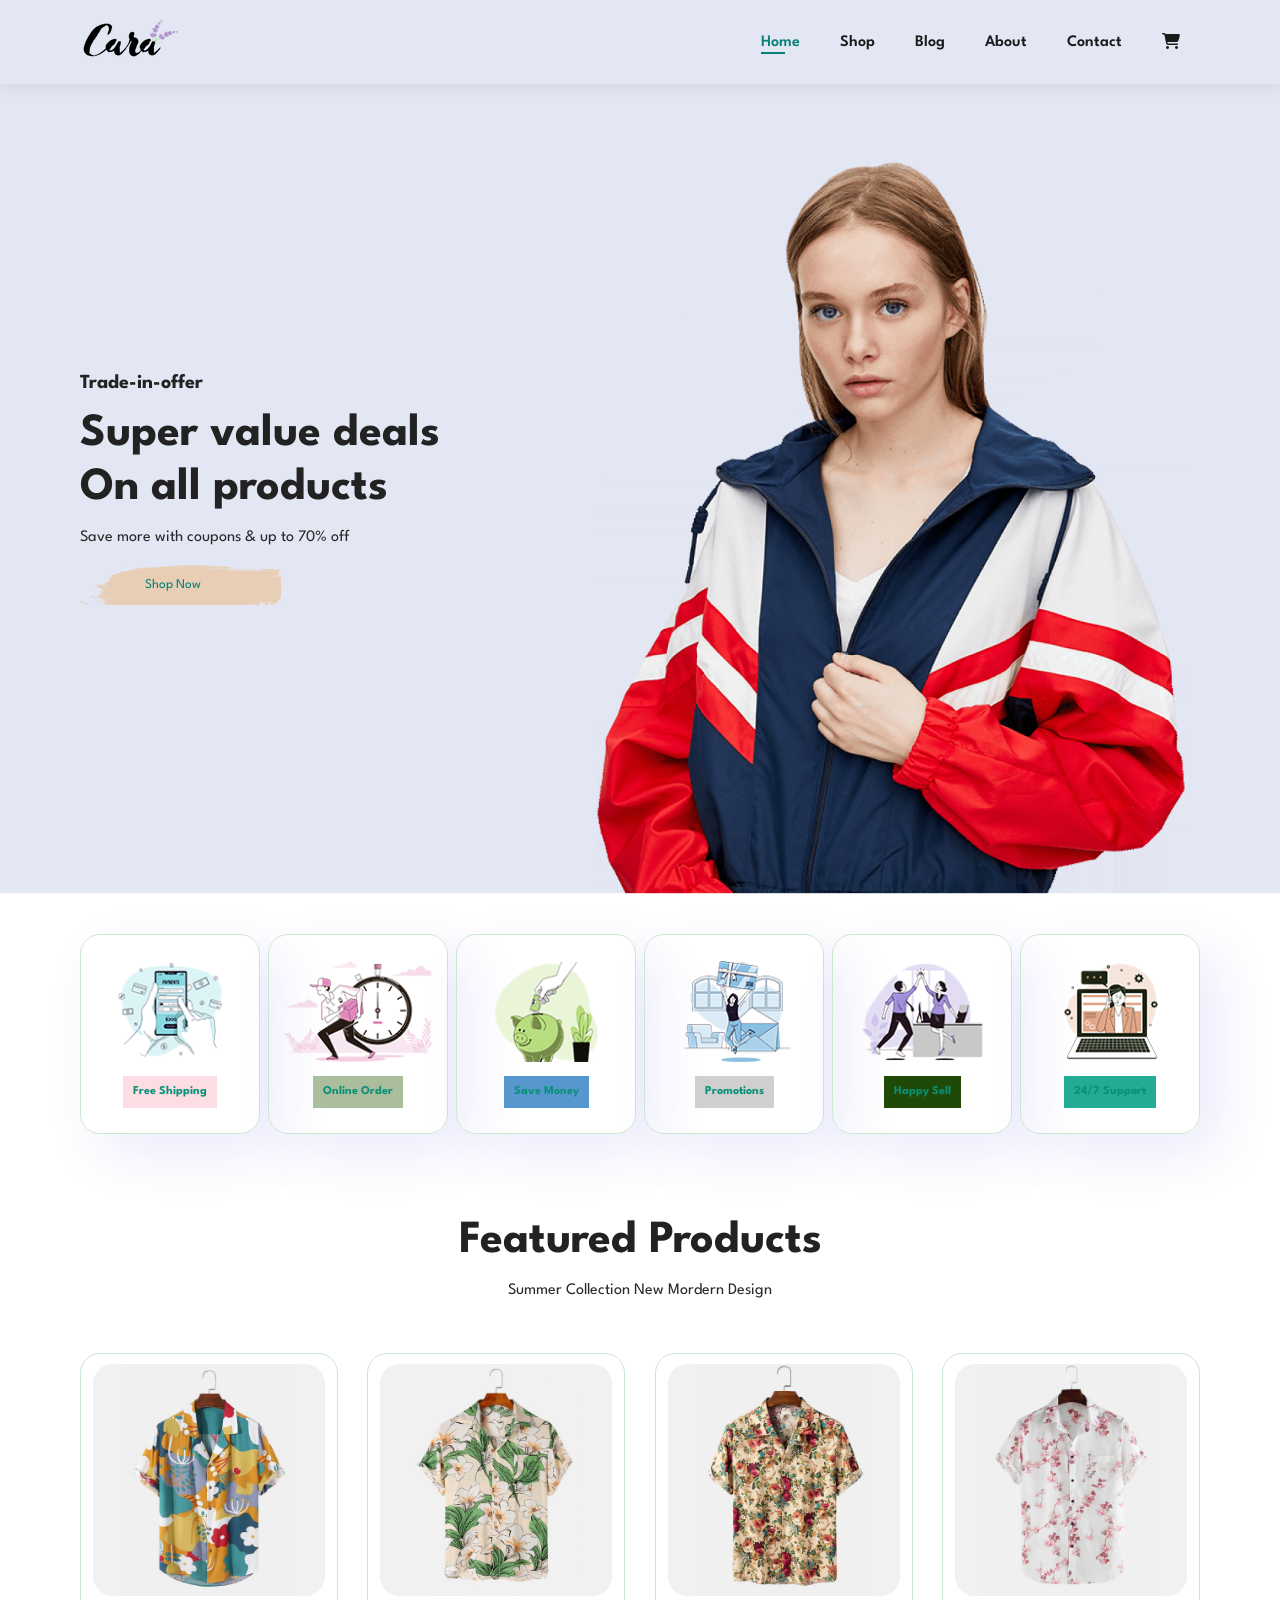
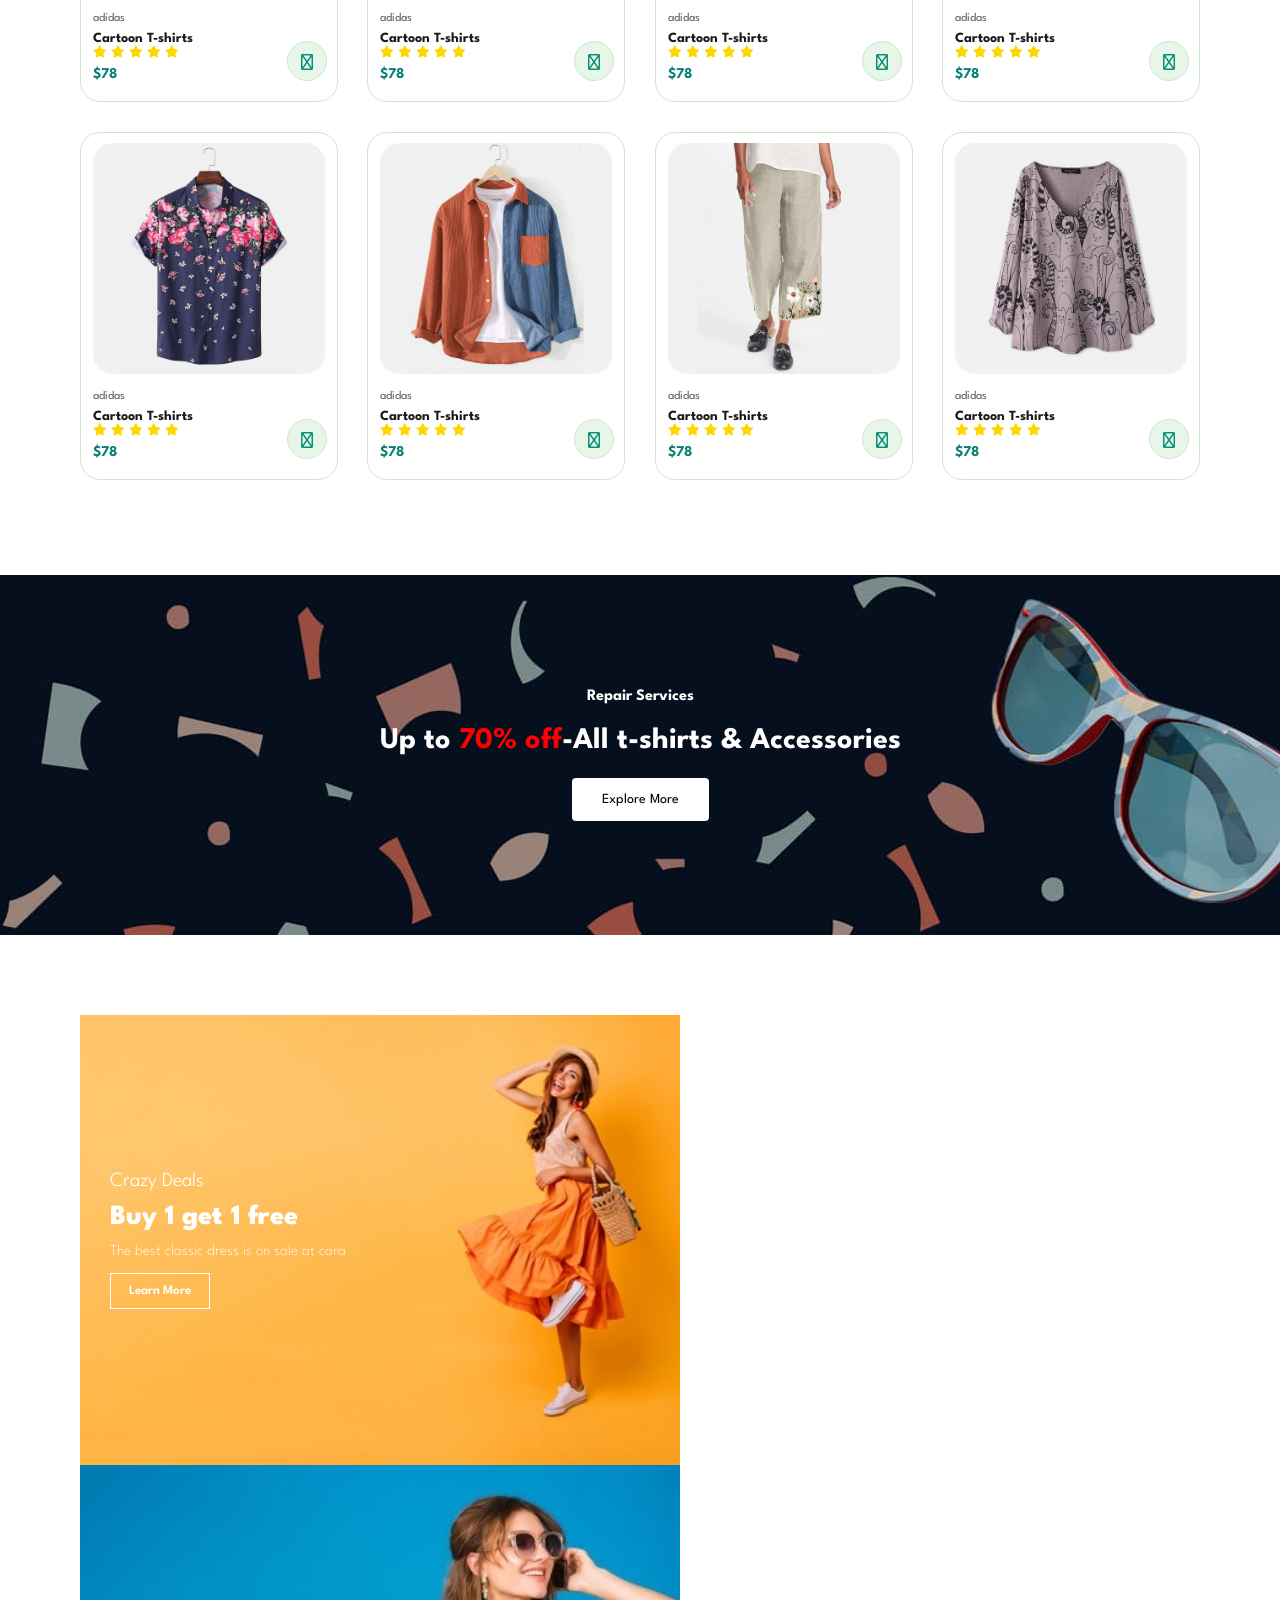
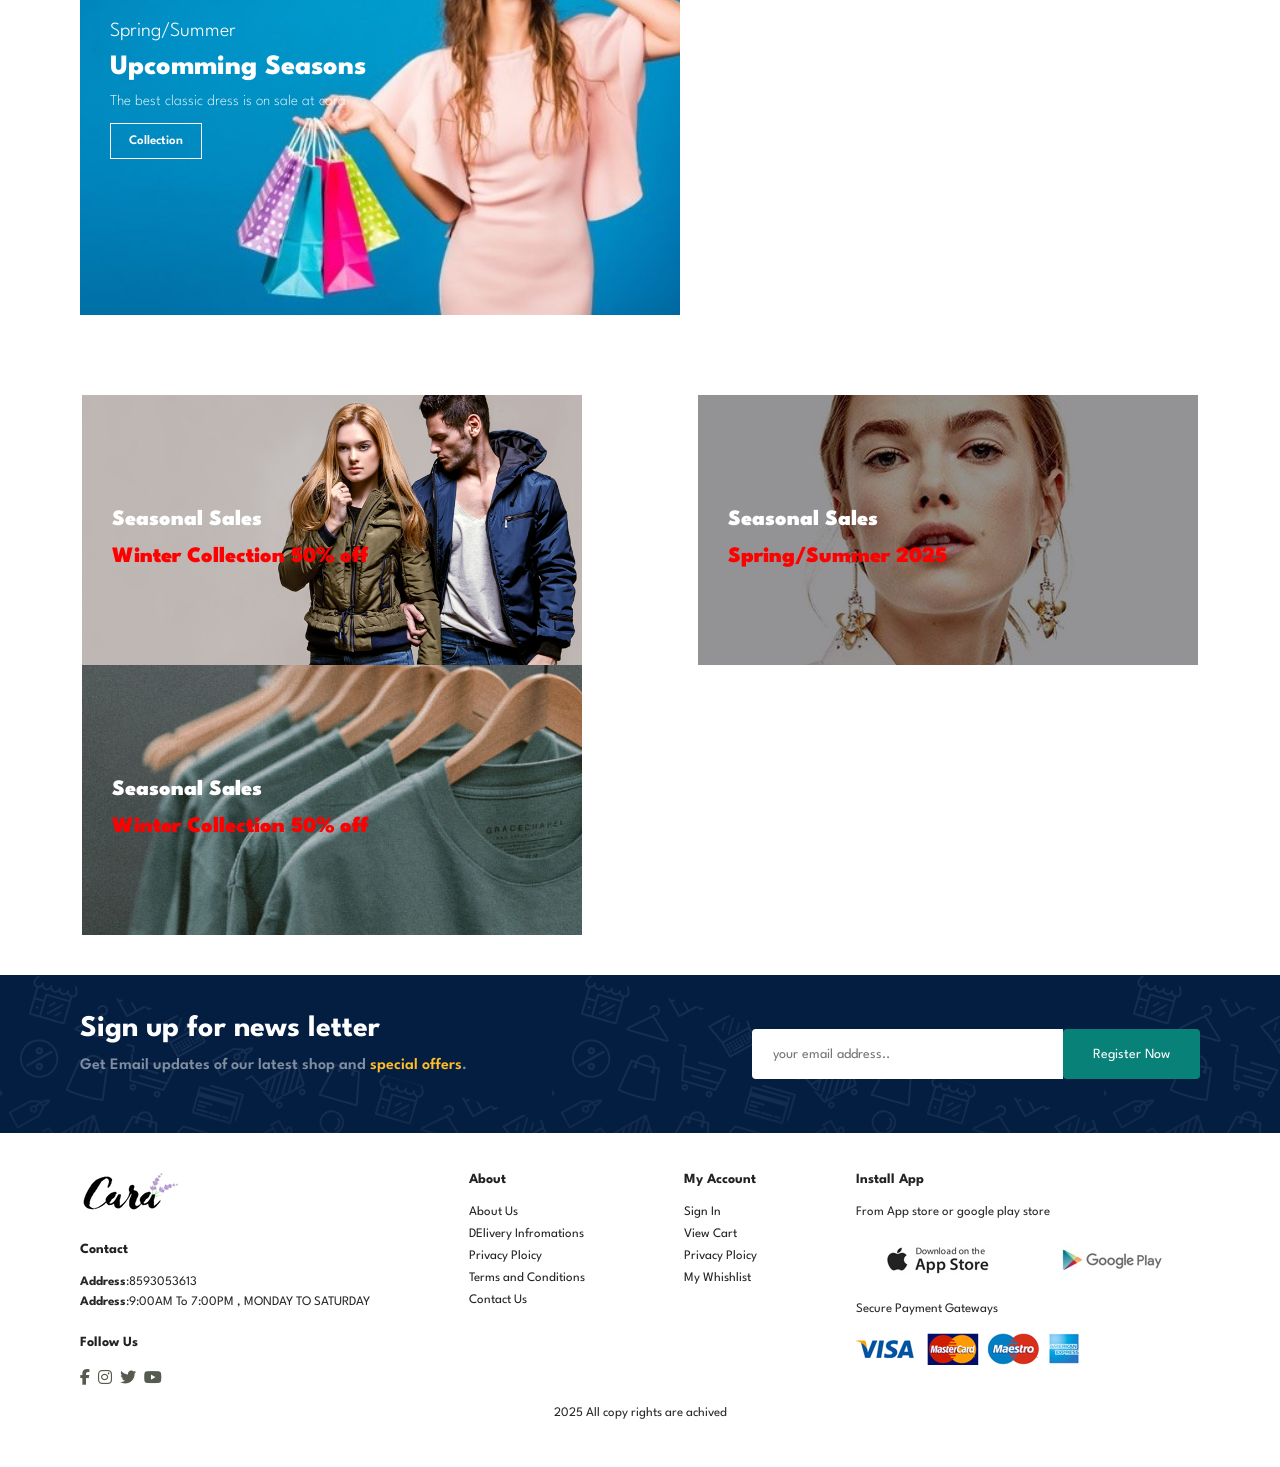
<file: index.html>
<!DOCTYPE html>
<html lang="en">
<head>
    <meta charset="UTF-8">
    <meta name="viewport" content="width=device-width, initial-scale=1.0">
    <title>Ecommerce Website</title>
    <link rel="stylesheet" href="style.css">
            <link rel="stylesheet" href="https://cdnjs.cloudflare.com/ajax/libs/font-awesome/6.6.0/css/all.min.css"  referrerpolicy="no-referrer" />

</head>
<body>
   <section id="header">
    <a href="#"><img src="img/logo.png" class="logo"  alt="logo_image"></a>
    

    <div>
        <ul id="navbar">
            <li><a class="active" href="index.html">Home</a></li>
            <li><a href="shop.html">Shop</a></li>
            <li><a href="blog.html">Blog</a></li>
            <li><a href="about.html">About</a></li>
            <li><a href="contact.html">Contact</a></li>
            <li id="lg-bag" ><a href="cart.html"><i class="fa-solid fa-cart-shopping"></i></a></li>
            <a href="#" id="close"><li class="fa fa-times"></li></a>

        </ul>

    </div>
    <div id="mobile"> 
        <i id="bar" class="fas fa-outdent"></i>
            <a href="cart.html"><i class="fa-solid fa-cart-shopping"></i></a>

    </div>

   </section>

   <section id="hero">
    <h4>Trade-in-offer</h4>
    <h2>Super value deals</h2>
    <h2>On all products</h2>
    <p>Save more with coupons & up to 70% off</p>
    <button>Shop Now</button>
   </section>

   <section id="feature" class="section-p1">

    <div class="feature-box" c>
        <img src="img/features/f1.png">
        <h6>Free Shipping</h6>
    </div>
     <div class="feature-box" c>
        <img src="img/features/f2.png">
        <h6>Online Order</h6>
    </div>
     <div class="feature-box" c>
        <img src="img/features/f3.png">
        <h6>Save Money</h6>
    </div>
     <div class="feature-box" c>
        <img src="img/features/f4.png">
        <h6>Promotions</h6>
    </div>
     <div class="feature-box" c>
        <img src="img/features/f5.png">
        <h6>Happy Sell</h6>
    </div>
     <div class="feature-box" c>
        <img src="img/features/f6.png">
        <h6>24/7 Support</h6>
    </div>


   </section>

   <section id="product1" class="section-p1">
        <h2>Featured Products</h2>
        <p>Summer Collection New Mordern Design</p>
        <div class="pro-container">
                <div class="pro">
                    <img src="img/products/f1.jpg">
                    <div class="des">
                        <span>adidas</span>
                        <h5>Cartoon T-shirts</h5>
                        <div class="star">
                            <i class="fas fa-star"></i>
                            <i class="fas fa-star"></i>
                            <i class="fas fa-star"></i>
                            <i class="fas fa-star"></i>
                            <i class="fas fa-star"></i>
                            
                        </div>
                        <h4>$78</h4>
                    </div>
                    <a href="#"><li class="fas fa-shopping-cart cart"></li></a>
                </div>
                  <div class="pro">
                    <img src="img/products/f2.jpg">
                    <div class="des">
                        <span>adidas</span>
                        <h5>Cartoon T-shirts</h5>
                        <div class="star">
                            <i class="fas fa-star"></i>
                            <i class="fas fa-star"></i>
                            <i class="fas fa-star"></i>
                            <i class="fas fa-star"></i>
                            <i class="fas fa-star"></i>
                            
                        </div>
                        <h4>$78</h4>
                    </div>
                    <a href="#"><li class="fas fa-shopping-cart cart"></li></a>
                </div>
                  <div class="pro">
                    <img src="img/products/f3.jpg">
                    <div class="des">
                        <span>adidas</span>
                        <h5>Cartoon T-shirts</h5>
                        <div class="star">
                            <i class="fas fa-star"></i>
                            <i class="fas fa-star"></i>
                            <i class="fas fa-star"></i>
                            <i class="fas fa-star"></i>
                            <i class="fas fa-star"></i>
                            
                        </div>
                        <h4>$78</h4>
                    </div>
                    <a href="#"><li class="fas fa-shopping-cart cart"></li></a>
                </div>
                  <div class="pro">
                    <img src="img/products/f4.jpg">
                    <div class="des">
                        <span>adidas</span>
                        <h5>Cartoon T-shirts</h5>
                        <div class="star">
                            <i class="fas fa-star"></i>
                            <i class="fas fa-star"></i>
                            <i class="fas fa-star"></i>
                            <i class="fas fa-star"></i>
                            <i class="fas fa-star"></i>
                            
                        </div>
                        <h4>$78</h4>
                    </div>
                    <a href="#"><li class="fas fa-shopping-cart cart"></li></a>
                </div>
                  <div class="pro">
                    <img src="img/products/f5.jpg">
                    <div class="des">
                        <span>adidas</span>
                        <h5>Cartoon T-shirts</h5>
                        <div class="star">
                            <i class="fas fa-star"></i>
                            <i class="fas fa-star"></i>
                            <i class="fas fa-star"></i>
                            <i class="fas fa-star"></i>
                            <i class="fas fa-star"></i>
                            
                        </div>
                        <h4>$78</h4>
                    </div>
                    <a href="#"><li class="fas fa-shopping-cart cart"></li></a>
                </div>
                  <div class="pro">
                    <img src="img/products/f6.jpg">
                    <div class="des">
                        <span>adidas</span>
                        <h5>Cartoon T-shirts</h5>
                        <div class="star">
                            <i class="fas fa-star"></i>
                            <i class="fas fa-star"></i>
                            <i class="fas fa-star"></i>
                            <i class="fas fa-star"></i>
                            <i class="fas fa-star"></i>
                            
                        </div>
                        <h4>$78</h4>
                    </div>
                    <a href="#"><li class="fas fa-shopping-cart cart"></li></a>
                </div>
                  <div class="pro">
                    <img src="img/products/f7.jpg">
                    <div class="des">
                        <span>adidas</span>
                        <h5>Cartoon T-shirts</h5>
                        <div class="star">
                            <i class="fas fa-star"></i>
                            <i class="fas fa-star"></i>
                            <i class="fas fa-star"></i>
                            <i class="fas fa-star"></i>
                            <i class="fas fa-star"></i>
                            
                        </div>
                        <h4>$78</h4>
                    </div>
                    <a href="#"><li class="fas fa-shopping-cart cart"></li></a>
                </div>
                  <div class="pro">
                    <img src="img/products/f8.jpg">
                    <div class="des">
                        <span>adidas</span>
                        <h5>Cartoon T-shirts</h5>
                        <div class="star">
                            <i class="fas fa-star"></i>
                            <i class="fas fa-star"></i>
                            <i class="fas fa-star"></i>
                            <i class="fas fa-star"></i>
                            <i class="fas fa-star"></i>
                            
                        </div>
                        <h4>$78</h4>
                    </div>
                    <a href="#"><li class="fas fa-shopping-cart cart"></li></a>
                </div>
        </div>
</section>

<section id="banner" class="section-m1">
    <h4>Repair Services</h4>
    <h2>Up to <span>70% off</span>-All t-shirts & Accessories</h2>
    <button class="normal">Explore More</button>

</section>

<section id="sm-banner" class="section-p1">
    <div class="banner-box">
        <h4>Crazy Deals</h4>
        <h2>Buy 1 get 1 free</h2>
        <span>The best classic dress is on sale at cara</span>
        <button class="white">Learn More</button>


    </div>

    <div class="banner-box banner-box2">
        <h4>Spring/Summer</h4>
        <h2>Upcomming Seasons</h2>
        <span>The best classic dress is on sale at cara</span>
        <button class="white">Collection</button>


    </div>

</section>
 
<section id="banner3" class="section-m1"> 
    <div class="banner1">
        <h2>Seasonal Sales</h2>
        <h3>Winter Collection 50% off</h3>
       


    </div>
     <div class="banner1 banner2">
      <h2>Seasonal Sales</h2>
        <h3>Spring/Summer 2025</h3>
       


    </div>
     <div class=" banner1 banner3">
         <h2>Seasonal Sales</h2>
        <h3>Winter Collection 50% off</h3>
        


    </div>


</section>

    
<section id="news-letter">
    <div class="news-text">
        <h4>Sign up for news letter</h4>
        <p>Get Email updates of our latest shop and <span>special offers</span>.</p>

    </div>
    <div class="form">
        <input type="text" placeholder="your email address..">
        <button class="normal">Register Now</button>
    </div>

</section>

<footer class="section-p1">
    <div class="col">
        <img class="logo" src="img/logo.png" alt="logo">
        <h4>Contact</h4>
        <p><strong>Address</strong>:8593053613</p>
        <p><strong>Address</strong>:9:00AM To 7:00PM , MONDAY TO SATURDAY</p>
        
        <div class="follow">
            <h4>Follow Us</h4>
            <div class="icons">
                <i class="fab fa-facebook-f"></i>
                 <i class="fab fa-instagram"></i>
                  <i class="fab fa-twitter"></i>
                 <i class="fab fa-youtube"></i>
                 
                </div>
             
        </div>

    </div>

    <div class="col">
        <h4>About</h4>
        <a href="#">About Us</a>
         <a href="#">DElivery Infromations</a>
          <a href="#">Privacy Ploicy</a>
           <a href="#">Terms and Conditions</a>
            <a href="#">Contact Us</a>

    </div>

     <div class="col">
        <h4>My Account</h4>
        <a href="#">Sign In</a>
         <a href="#"> View Cart</a>
          <a href="#">Privacy Ploicy</a>
           <a href="#">My Whishlist </a>
          

    </div>

    <div class="col install">
        <h4>Install App</h4>
        <p>From App store or google play store</p>
        <div class="row"> 
            <img src="img/pay/app.jpg">
            <img src="img/pay/play.jpg">
           
        </div>
         <p>Secure Payment Gateways</p>
        <img src="img/pay/pay.png">
    </div>

    <div class="copyright">
        <p>2025 All copy rights are achived</p>

    </div>


</footer>

<script src="script.js"></script>

    
    
</body>
</html>
</file>
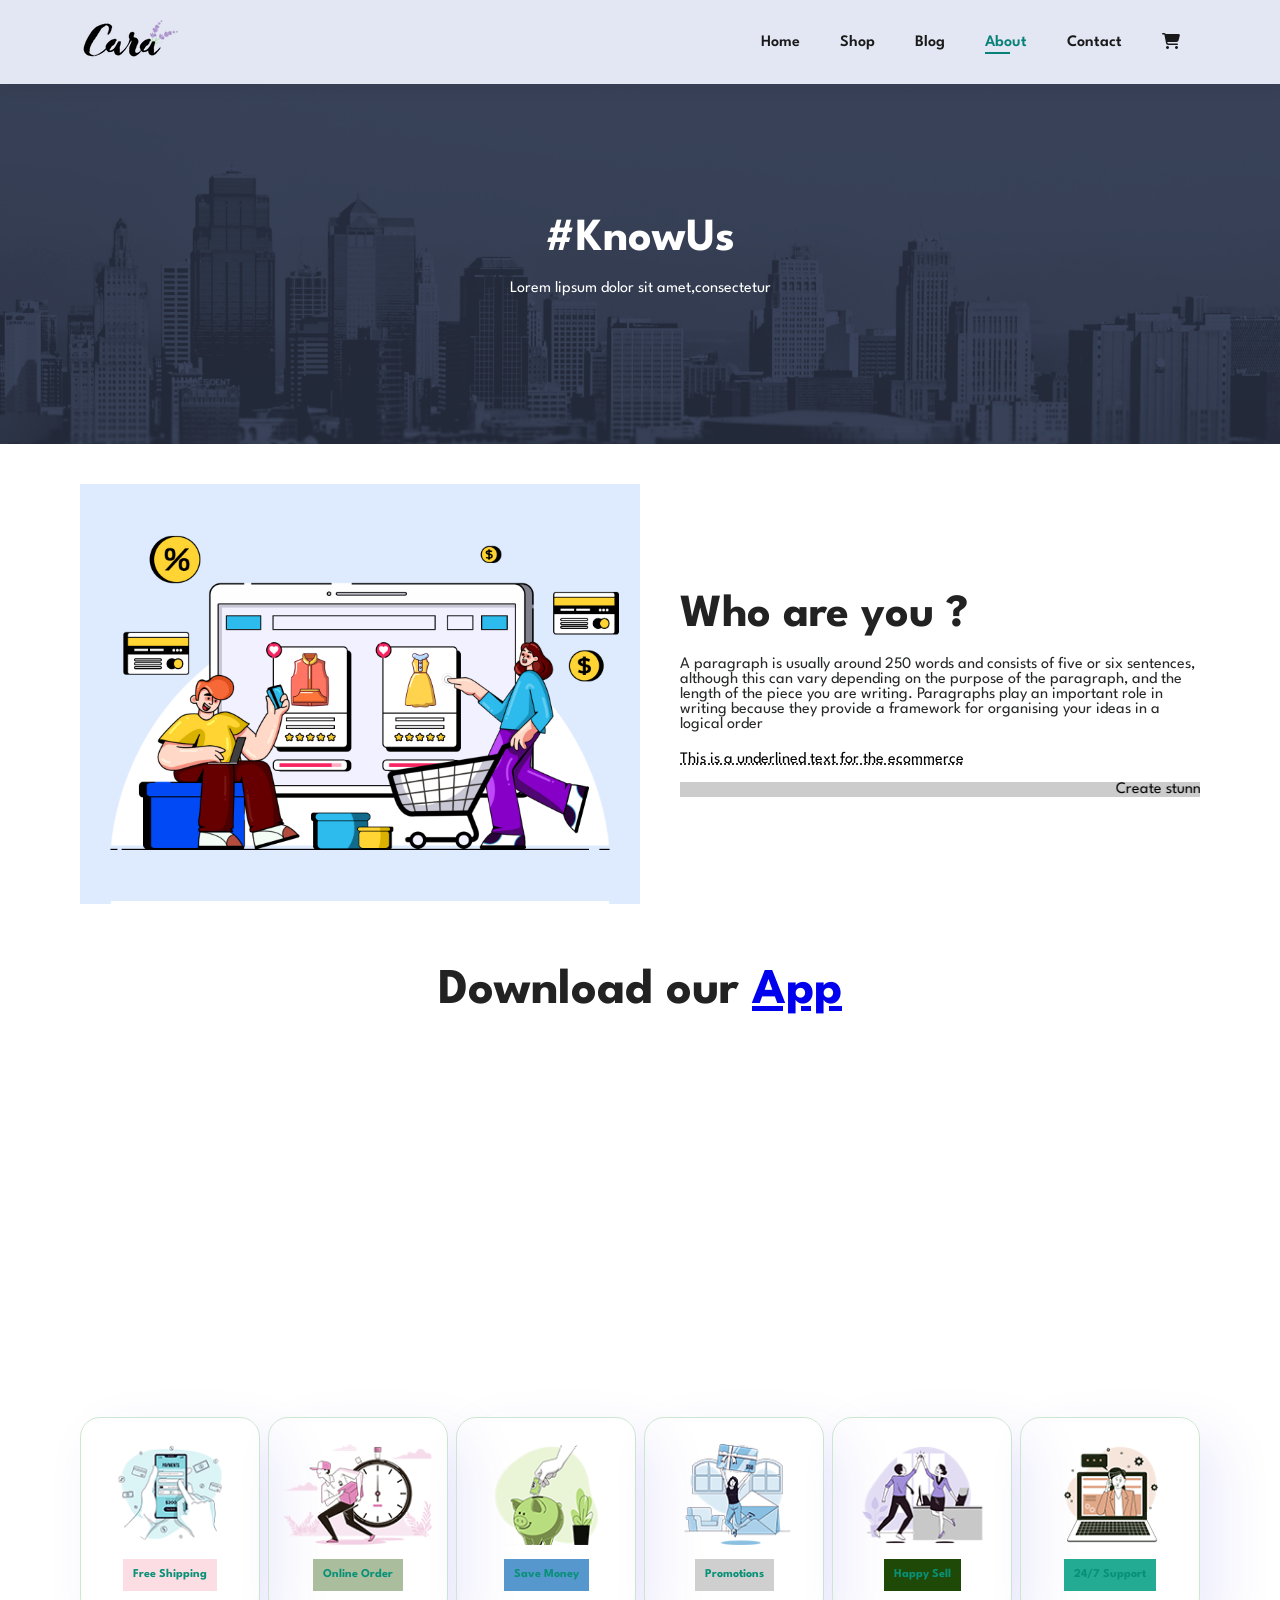
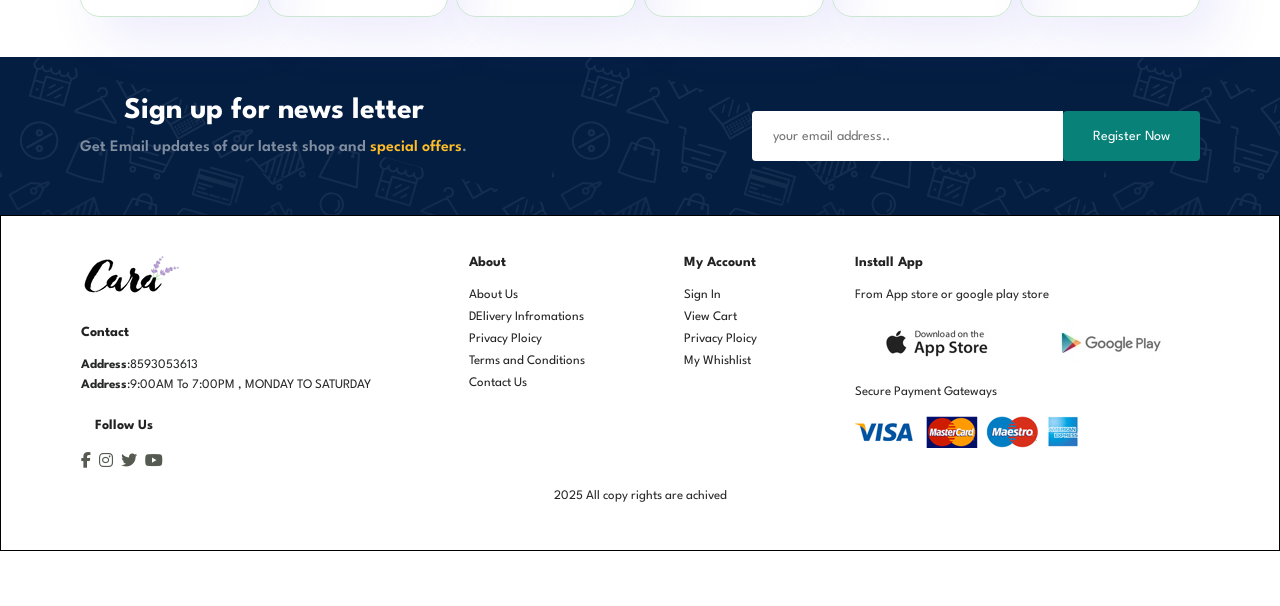
<file: homepage_ecommerce/about.html>
<!DOCTYPE html>
<html lang="en">
<head>
    <meta charset="UTF-8">
    <meta name="viewport" content="width=device-width, initial-scale=1.0">
    <title>Ecommerce Website</title>
    <link rel="stylesheet" href="style.css">
            <link rel="stylesheet" href="https://cdnjs.cloudflare.com/ajax/libs/font-awesome/6.6.0/css/all.min.css"  referrerpolicy="no-referrer" />

</head>
<body>
   <section id="header">
    <a href="#"><img src="img/logo.png" class="logo"  alt="logo_image"></a>
    

    <div>
        <ul id="navbar">
            <li><a  href="index.html">Home</a></li>
            <li><a  href="shop.html">Shop</a></li>
            <li><a  href="blog.html">Blog</a></li>
            <li><a class="active" href="about.html">About</a></li>
            <li><a href="contact.html">Contact</a></li>
            <li id="lg-bag" ><a href="cart.html"><i class="fa-solid fa-cart-shopping"></i></a></li>
            <a href="#" id="close"><li class="fa fa-times"></li></a>

        </ul>

    </div>
    <div id="mobile"> 
        <i id="bar" class="fas fa-outdent"></i>
            <a href="cart.html"><i class="fa-solid fa-cart-shopping"></i></a>

    </div>

   </section>

   <section id="page-header" class="about-header">
    
    
    <h2>#KnowUs</h2>
    <p>Lorem lipsum dolor sit amet,consectetur </p>
    
   </section>

 

<section id="about-header" class="section-p1"> 
<img src="img/about/a6.jpg">
<div>
    <h2>Who are you ?</h2>
    <p>A paragraph is usually around 250 words and consists of five or six sentences, although this can vary depending on the purpose of the paragraph, and the length of the piece you are writing. Paragraphs play an important role in writing because they provide a framework for organising your ideas in a logical order </p>
    <abbr title="">This is a underlined text for the ecommerce</abbr>
    <br>
    <br>
    <marquee bgcolor="#ccc" loop="-1" scrollamount="5" width="100%">Create stunning images with natural language processing</marquee>
</div>
</section>

<sectionv id="about-app" class="section-p1">
<h1>Download our <a href="#">App</a></h1>
<div class="video">
    <video autoplay muted loop src="img/about/1.mp4"></video>
</div>
</section>
  <section id="feature" class="section-p1">

    <div class="feature-box" c>
        <img src="img/features/f1.png">
        <h6>Free Shipping</h6>
    </div>
     <div class="feature-box" c>
        <img src="img/features/f2.png">
        <h6>Online Order</h6>
    </div>
     <div class="feature-box" c>
        <img src="img/features/f3.png">
        <h6>Save Money</h6>
    </div>
     <div class="feature-box" c>
        <img src="img/features/f4.png">
        <h6>Promotions</h6>
    </div>
     <div class="feature-box" c>
        <img src="img/features/f5.png">
        <h6>Happy Sell</h6>
    </div>
     <div class="feature-box" c>
        <img src="img/features/f6.png">
        <h6>24/7 Support</h6>
    </div>


   </section>
   <section id="news-letter">
    <div class="news-text">
        <h4>Sign up for news letter</h4>
        <p>Get Email updates of our latest shop and <span>special offers</span>.</p>

    </div>
    <div class="form">
        <input type="text" placeholder="your email address..">
        <button class="normal">Register Now</button>
    </div>

</section>   
<footer class="section-p1">
    <div class="col">
        <img class="logo" src="img/logo.png" alt="logo">
        <h4>Contact</h4>
        <p><strong>Address</strong>:8593053613</p>
        <p><strong>Address</strong>:9:00AM To 7:00PM , MONDAY TO SATURDAY</p>
        
        <div class="follow">
            <h4>Follow Us</h4>
            <div class="icons">
                <i class="fab fa-facebook-f"></i>
                 <i class="fab fa-instagram"></i>
                  <i class="fab fa-twitter"></i>
                 <i class="fab fa-youtube"></i>
                 
                </div>
             
        </div>

    </div>

    <div class="col">
        <h4>About</h4>
        <a href="#">About Us</a>
         <a href="#">DElivery Infromations</a>
          <a href="#">Privacy Ploicy</a>
           <a href="#">Terms and Conditions</a>
            <a href="#">Contact Us</a>

    </div>

     <div class="col">
        <h4>My Account</h4>
        <a href="#">Sign In</a>
         <a href="#"> View Cart</a>
          <a href="#">Privacy Ploicy</a>
           <a href="#">My Whishlist </a>
          

    </div>

    <div class="col install">
        <h4>Install App</h4>
        <p>From App store or google play store</p>
        <div class="row"> 
            <img src="img/pay/app.jpg">
            <img src="img/pay/play.jpg">
           
        </div>
         <p>Secure Payment Gateways</p>
        <img src="img/pay/pay.png">
    </div>

    <div class="copyright">
        <p>2025 All copy rights are achived</p>

    </div>


</footer>

<script src="script.js"></script>

    
    
</body>
</html>
</file>
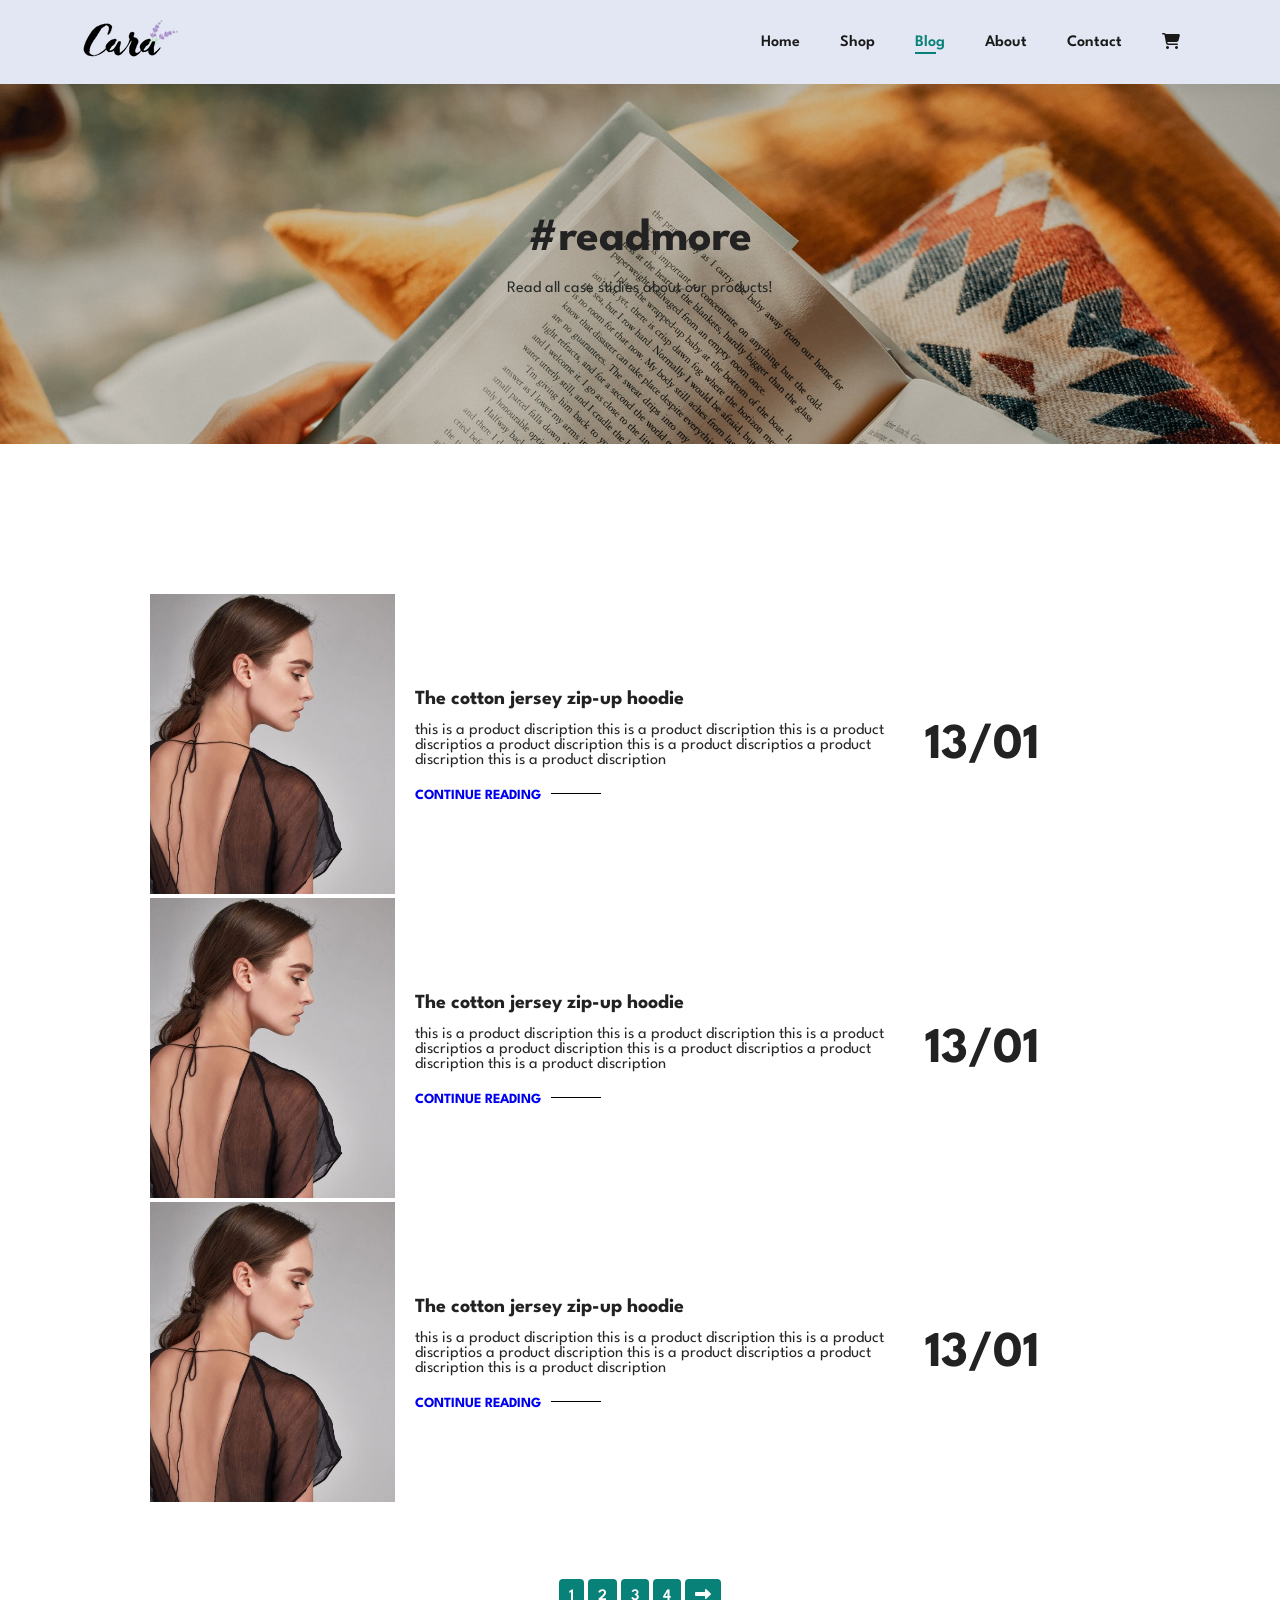
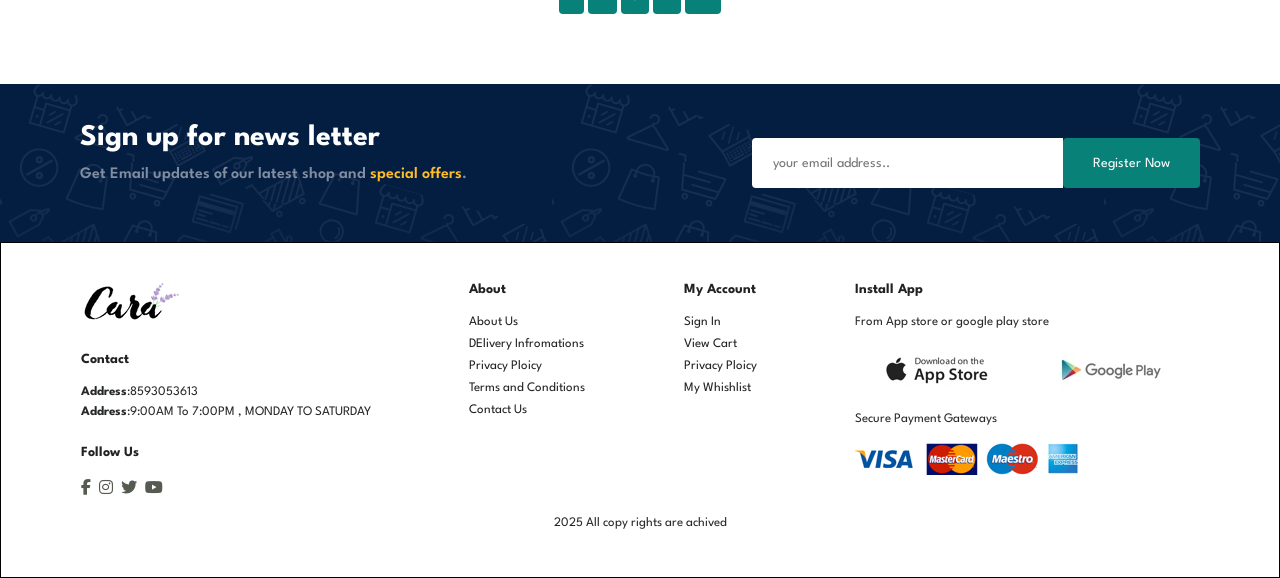
<file: homepage_ecommerce/blog.html>
<!DOCTYPE html>
<html lang="en">
<head>
    <meta charset="UTF-8">
    <meta name="viewport" content="width=device-width, initial-scale=1.0">
    <title>Ecommerce Website</title>
    <link rel="stylesheet" href="style.css">
            <link rel="stylesheet" href="https://cdnjs.cloudflare.com/ajax/libs/font-awesome/6.6.0/css/all.min.css"  referrerpolicy="no-referrer" />

</head>
<body>
   <section id="header">
    <a href="#"><img src="img/logo.png" class="logo"  alt="logo_image"></a>
    

    <div>
        <ul id="navbar">
            <li><a  href="index.html">Home</a></li>
            <li><a  href="shop.html">Shop</a></li>
            <li><a class="active" href="blog.html">Blog</a></li>
            <li><a href="about.html">About</a></li>
            <li><a href="contact.html">Contact</a></li>
            <li id="lg-bag" ><a href="cart.html"><i class="fa-solid fa-cart-shopping"></i></a></li>
            <a href="#" id="close"><li class="fa fa-times"></li></a>

        </ul>

    </div>
    <div id="mobile"> 
        <i id="bar" class="fas fa-outdent"></i>
            <a href="cart.html"><i class="fa-solid fa-cart-shopping"></i></a>

    </div>

   </section>

   <section class="blog-header">
    
    
    <h2>#readmore</h2>
    <p>Read all case stidies about our products! </p>
    
   </section>

 

<section id="blog">
   <div class="blog-box">
    <div class="blo-img">
        <img src="img/blog/b1.jpg"/>
    </div>
    <div class="blog-details">
        <h4>The cotton jersey zip-up hoodie</h4>
        <p>this is a product discription this is a product discription this is a product discriptios a product discription this is a product discriptios a product discription this is a product discription</p>
        <a href="#">CONTINUE READING</a>
    </div>
              <h1>13/01</h1>
   </div>

   <div class="blog-box">
    <div class="blo-img">
        <img src="img/blog/b1.jpg"/>
    </div>
    <div class="blog-details">
        <h4>The cotton jersey zip-up hoodie</h4>
        <p>this is a product discription this is a product discription this is a product discriptios a product discription this is a product discriptios a product discription this is a product discription</p>
        <a href="#">CONTINUE READING</a>
    </div>
              <h1>13/01</h1>
   </div>

   <div class="blog-box">
    <div class="blo-img">
        <img src="img/blog/b1.jpg"/>
    </div>
    <div class="blog-details">
        <h4>The cotton jersey zip-up hoodie</h4>
        <p>this is a product discription this is a product discription this is a product discriptios a product discription this is a product discriptios a product discription this is a product discription</p>
        <a href="#">CONTINUE READING</a>
    </div>
              <h1>13/01</h1>
   </div>

</section>





  
<section id="pagination" class="section-p1 section-m1">
        <a href="#">1</a>
         <a href="#">2</a>
          <a href="#">3</a>
           <a href="#">4</a>
            <a href="#"><i class="fa fal fa-long-arrow-alt-right"></i></a>
</section>




    
<section id="news-letter">
    <div class="news-text">
        <h4>Sign up for news letter</h4>
        <p>Get Email updates of our latest shop and <span>special offers</span>.</p>

    </div>
    <div class="form">
        <input type="text" placeholder="your email address..">
        <button class="normal">Register Now</button>
    </div>

</section>

<footer class="section-p1">
    <div class="col">
        <img class="logo" src="img/logo.png" alt="logo">
        <h4>Contact</h4>
        <p><strong>Address</strong>:8593053613</p>
        <p><strong>Address</strong>:9:00AM To 7:00PM , MONDAY TO SATURDAY</p>
        
        <div class="follow">
            <h4>Follow Us</h4>
            <div class="icons">
                <i class="fab fa-facebook-f"></i>
                 <i class="fab fa-instagram"></i>
                  <i class="fab fa-twitter"></i>
                 <i class="fab fa-youtube"></i>
                 
                </div>
             
        </div>

    </div>

    <div class="col">
        <h4>About</h4>
        <a href="#">About Us</a>
         <a href="#">DElivery Infromations</a>
          <a href="#">Privacy Ploicy</a>
           <a href="#">Terms and Conditions</a>
            <a href="#">Contact Us</a>

    </div>

     <div class="col">
        <h4>My Account</h4>
        <a href="#">Sign In</a>
         <a href="#"> View Cart</a>
          <a href="#">Privacy Ploicy</a>
           <a href="#">My Whishlist </a>
          

    </div>

    <div class="col install">
        <h4>Install App</h4>
        <p>From App store or google play store</p>
        <div class="row"> 
            <img src="img/pay/app.jpg">
            <img src="img/pay/play.jpg">
           
        </div>
         <p>Secure Payment Gateways</p>
        <img src="img/pay/pay.png">
    </div>

    <div class="copyright">
        <p>2025 All copy rights are achived</p>

    </div>


</footer>

<script src="script.js"></script>

    
    
</body>
</html>
</file>
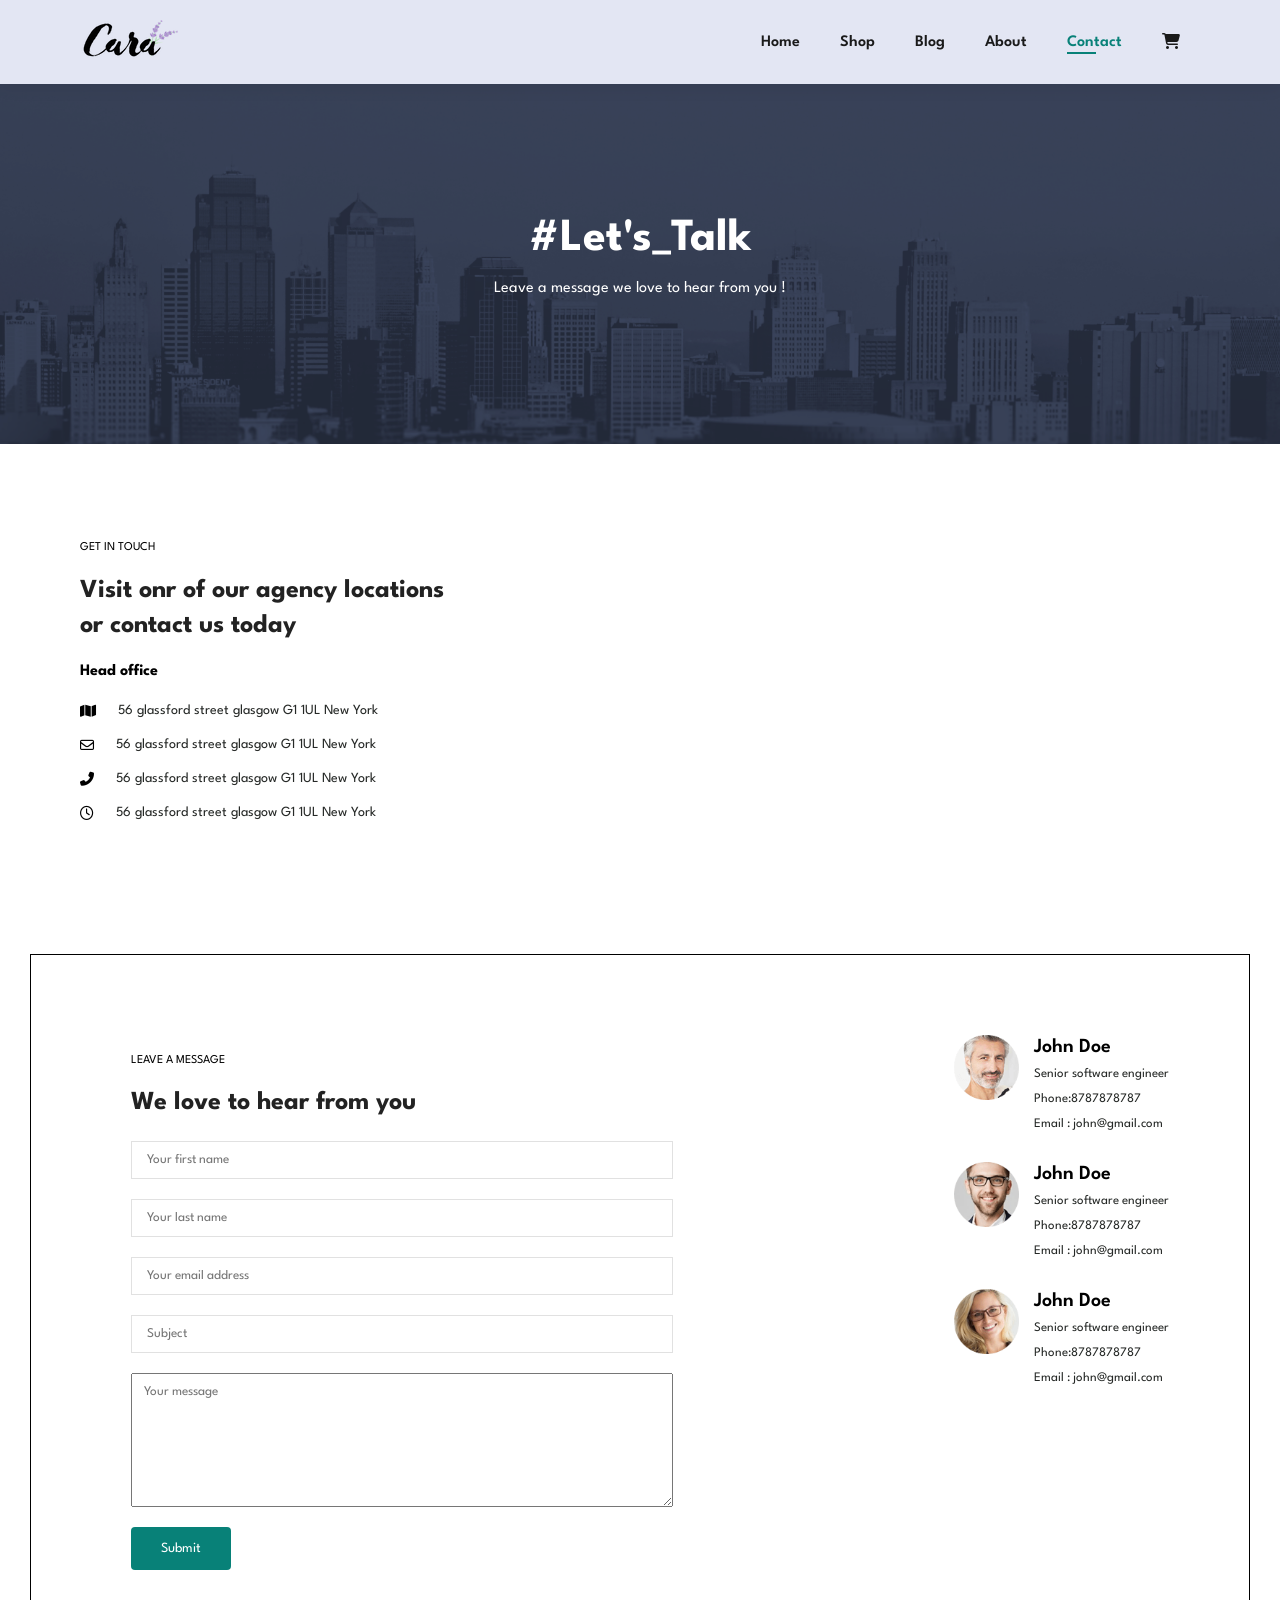
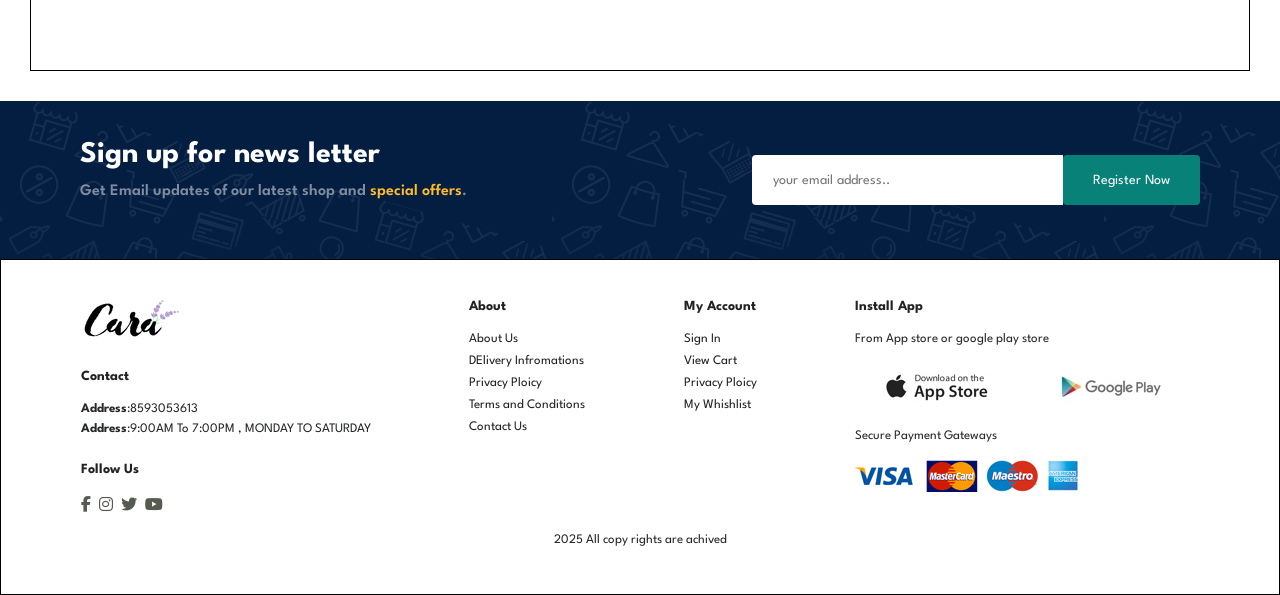
<file: homepage_ecommerce/contact.html>
<!DOCTYPE html>
<html lang="en">
<head>
    <meta charset="UTF-8">
    <meta name="viewport" content="width=device-width, initial-scale=1.0">
    <title>Ecommerce Website</title>
    <link rel="stylesheet" href="style.css">
            <link rel="stylesheet" href="https://cdnjs.cloudflare.com/ajax/libs/font-awesome/6.6.0/css/all.min.css"  referrerpolicy="no-referrer" />
    <!-- Font Awesome 6 (recommended CDN link) -->
<link rel="stylesheet" href="https://cdnjs.cloudflare.com/ajax/libs/font-awesome/6.5.0/css/all.min.css">

</head>
<body>
   <section id="header">
    <a href="#"><img src="img/logo.png" class="logo"  alt="logo_image"></a>
    

    <div>
        <ul id="navbar">
            <li><a  href="index.html">Home</a></li>
            <li><a  href="shop.html">Shop</a></li>
            <li><a  href="blog.html">Blog</a></li>
            <li><a  href="about.html">About</a></li>
            <li><a class="active" href="contact.html">Contact</a></li>
            <li id="lg-bag" ><a href="cart.html"><i class="fa-solid fa-cart-shopping"></i></a></li>
            <a href="#" id="close"><li class="fa fa-times"></li></a>

        </ul>

    </div>
    <div id="mobile"> 
        <i id="bar" class="fas fa-outdent"></i>
            <a href="cart.html"><i class="fa-solid fa-cart-shopping"></i></a>

    </div>

   </section>

   <section id="page-header" class="about-header">
    
    
    <h2>#Let's_Talk</h2>
    <p>Leave a message we love to hear from you !</p>
    
   </section>

 

<section id="contact-details" class="section-p1">

    <div class="details">
         <span>GET IN TOUCH</span>
         <h2>Visit onr of our agency locations or contact us today</h2>
          <h3>Head office</h3>
          <div>
            <li>
                <i class="fa fa-map"></i>
                <p>56 glassford street glasgow G1 1UL New York</p>
            </li>
              <li>
                <i class="far fa-envelope"></i>
                <p>56 glassford street glasgow G1 1UL New York</p>
            </li>
              <li>
                <i class="fas fa-phone-alt"></i>
                <p>56 glassford street glasgow G1 1UL New York</p>
            </li>
              <li>
                <i class="far fa-clock"></i>
                <p>56 glassford street glasgow G1 1UL New York</p>
            </li>

          </div>
    </div>
    <div class="map" >
        <iframe src="https://www.google.com/maps/embed?pb=!1m18!1m12!1m3!1d503220.88390378567!2d77.01974635!3d9.815623950000013!2m3!1f0!2f0!3f0!3m2!1i1024!2i768!4f13.1!3m3!1m2!1s0x3b07ba8c818685f5%3A0xed1c494cc9cce9f2!2sIdukki%2C%20Kerala!5e0!3m2!1sen!2sin!4v1761239848798!5m2!1sen!2sin" width="600" height="450" style="border:0;" allowfullscreen="" loading="lazy" referrerpolicy="no-referrer-when-downgrade"></iframe>

    </div>
 
</section>


<section id="form-details"> 
    <form action="#">
        <span>LEAVE A MESSAGE</span>
        <h2>We love to hear from you</h2>
        <input required type="text" placeholder="Your first name" name="first_name">
        <input required type="text" placeholder="Your last name" name="last_name">
        <input required type="text" placeholder="Your email address" name="email">
        <input required type="text" placeholder="Subject" name="subject">
        <textarea required name="message" placeholder="Your message" cols="30" rows="10"></textarea>
            <button class="normal">Submit</button>
    </form>

    <div class="people">
        <div>
            <img src="img/people/1.png" alt="person1">
            <p><span>John Doe</span><br>Senior software engineer<br>Phone:8787878787<br>Email : john@gmail.com</p>
        </div>
         <div>
            <img src="img/people/2.png" alt="person1">
            <p><span>John Doe</span><br>Senior software engineer<br>Phone:8787878787<br>Email : john@gmail.com</p>
        </div>
         <div>
            <img src="img/people/3.png" alt="person1">
            <p><span>John Doe</span><br>Senior software engineer<br>Phone:8787878787<br>Email : john@gmail.com</p>
        </div>

    </div>
</section>

   <section id="news-letter">
    <div class="news-text">
        <h4>Sign up for news letter</h4>
        <p>Get Email updates of our latest shop and <span>special offers</span>.</p>

    </div>
    <div class="form">
        <input type="text" placeholder="your email address..">
        <button class="normal">Register Now</button>
    </div>

</section>   
<footer class="section-p1">
    <div class="col">
        <img class="logo" src="img/logo.png" alt="logo">
        <h4>Contact</h4>
        <p><strong>Address</strong>:8593053613</p>
        <p><strong>Address</strong>:9:00AM To 7:00PM , MONDAY TO SATURDAY</p>
        
        <div class="follow">
            <h4>Follow Us</h4>
            <div class="icons">
                <i class="fab fa-facebook-f"></i>
                 <i class="fab fa-instagram"></i>
                  <i class="fab fa-twitter"></i>
                 <i class="fab fa-youtube"></i>
                 
                </div>
             
        </div>

    </div>

    <div class="col">
        <h4>About</h4>
        <a href="#">About Us</a>
         <a href="#">DElivery Infromations</a>
          <a href="#">Privacy Ploicy</a>
           <a href="#">Terms and Conditions</a>
            <a href="#">Contact Us</a>

    </div>

     <div class="col">
        <h4>My Account</h4>
        <a href="#">Sign In</a>
         <a href="#"> View Cart</a>
          <a href="#">Privacy Ploicy</a>
           <a href="#">My Whishlist </a>
          

    </div>

    <div class="col install">
        <h4>Install App</h4>
        <p>From App store or google play store</p>
        <div class="row"> 
            <img src="img/pay/app.jpg">
            <img src="img/pay/play.jpg">
           
        </div>
         <p>Secure Payment Gateways</p>
        <img src="img/pay/pay.png">
    </div>

    <div class="copyright">
        <p>2025 All copy rights are achived</p>

    </div>


</footer>

<script src="script.js"></script>

    
    
</body>
</html>
</file>
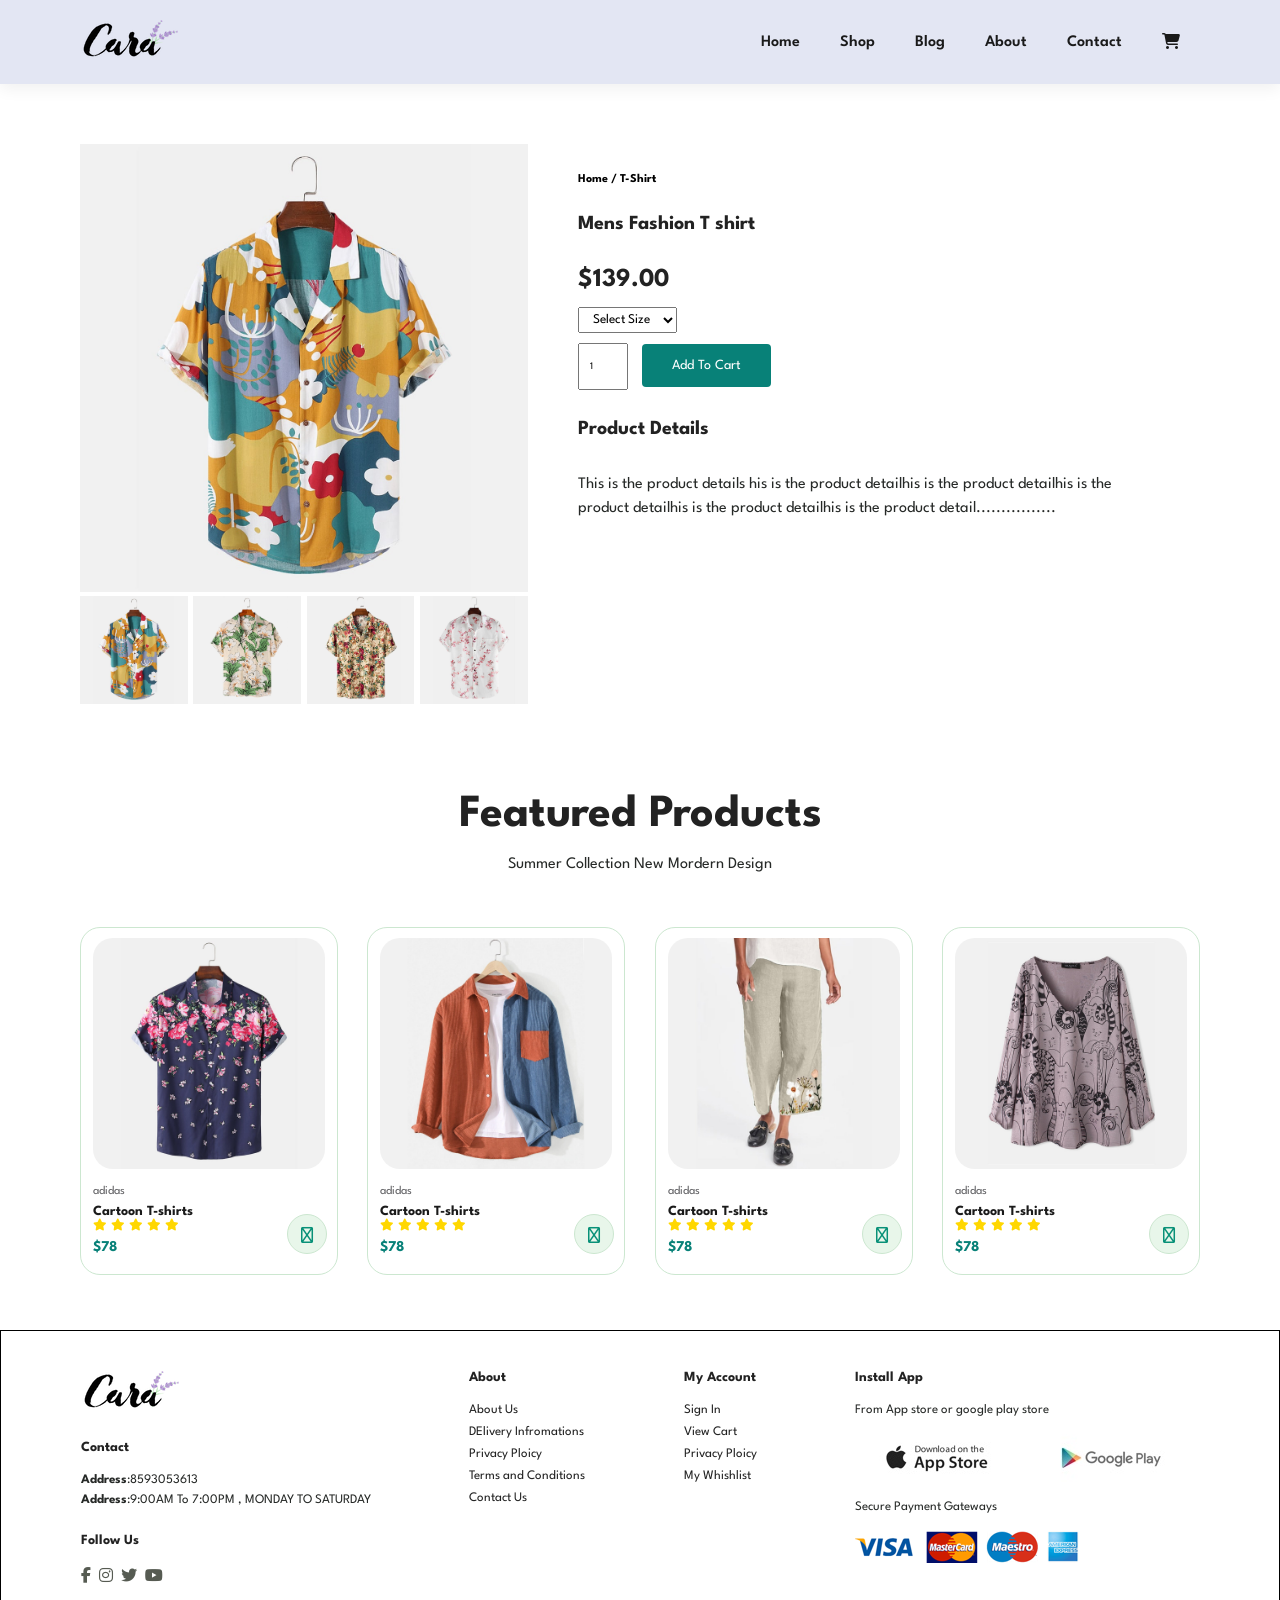
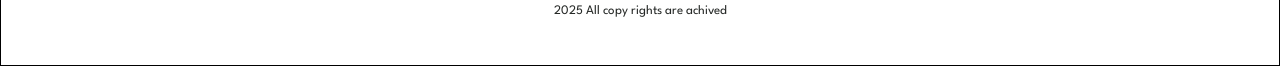
<file: homepage_ecommerce/product_details.html>
<!DOCTYPE html>
<html lang="en">
<head>
    <meta charset="UTF-8">
    <meta name="viewport" content="width=device-width, initial-scale=1.0">
    <title>Ecommerce Website</title>
    <link rel="stylesheet" href="style.css">
            <link rel="stylesheet" href="https://cdnjs.cloudflare.com/ajax/libs/font-awesome/6.6.0/css/all.min.css"  referrerpolicy="no-referrer" />

</head>
<body>
   <section id="header">
    <a href="#"><img src="img/logo.png" class="logo"  alt="logo_image"></a>
    

    <div>
        <ul id="navbar">
            <li><a  href="index.html">Home</a></li>
            <li><a  href="shop.html">Shop</a></li>
            <li><a href="blog.html">Blog</a></li>
            <li><a href="about.html">About</a></li>
            <li><a href="contact.html">Contact</a></li>
            <li id="lg-bag" ><a href="cart.html"><i class="fa-solid fa-cart-shopping"></i></a></li>
            <a href="#" id="close"><li class="fa fa-times"></li></a>

        </ul>

    </div>
    <div id="mobile"> 
        <i id="bar" class="fas fa-outdent"></i>
            <a href="cart.html"><i class="fa-solid fa-cart-shopping"></i></a>

    </div>

   </section>

   
<section id="pro-details" class="section-p1">
            <div class="single-pro-image">
                <img src="img/products/f1.jpg" width="100%" id="main-img">
                <div class="small-img-grp">
                    <div class="small-img-col">
                        <img src="img/products/f1.jpg" width="100%" class="small-img">
                    </div>
                    <div class="small-img-col">
                        <img src="img/products/f2.jpg" width="100%" class="small-img">
                    </div>
                    <div class="small-img-col">
                        <img src="img/products/f3.jpg" width="100%" class="small-img">
                    </div>
                    <div class="small-img-col">
                        <img src="img/products/f4.jpg" width="100%" class="small-img">
                    </div>

                </div>

            </div>

            <div class="single-pro-details">
                <h6>Home / T-Shirt</h6>
                 <h4>Mens Fashion T shirt</h4>
                 <h2>$139.00</h2>  
                 <select >
                    <option>Select Size</option>
                    <option>Small Size</option>
                    <option>Large Size</option>
                    <option>XL Size</option>
                    <option>XXL Size</option>
                    <option>XXXL Size</option>
                 </select>
                 <input type="number" value="1">
                 <button class="normal">Add To Cart</button>
                 <h4>Product Details</h4>
                 <p>This is the product details his is the product detailhis is the product detailhis is the product detailhis is the product detailhis is the product detail................</p>
            </div>
</section>


   <section id="product1" class="section-p1">
        <h2>Featured Products</h2>
        <p>Summer Collection New Mordern Design</p>
        <div class="pro-container">
  <div class="pro">
                    <img src="img/products/f5.jpg">
                    <div class="des">
                        <span>adidas</span>
                        <h5>Cartoon T-shirts</h5>
                        <div class="star">
                            <i class="fas fa-star"></i>
                            <i class="fas fa-star"></i>
                            <i class="fas fa-star"></i>
                            <i class="fas fa-star"></i>
                            <i class="fas fa-star"></i>
                            
                        </div>
                        <h4>$78</h4>
                    </div>
                    <a href="#"><li class="fas fa-shopping-cart cart"></li></a>
                </div>
                  <div class="pro">
                    <img src="img/products/f6.jpg">
                    <div class="des">
                        <span>adidas</span>
                        <h5>Cartoon T-shirts</h5>
                        <div class="star">
                            <i class="fas fa-star"></i>
                            <i class="fas fa-star"></i>
                            <i class="fas fa-star"></i>
                            <i class="fas fa-star"></i>
                            <i class="fas fa-star"></i>
                            
                        </div>
                        <h4>$78</h4>
                    </div>
                    <a href="#"><li class="fas fa-shopping-cart cart"></li></a>
                </div>
                  <div class="pro">
                    <img src="img/products/f7.jpg">
                    <div class="des">
                        <span>adidas</span>
                        <h5>Cartoon T-shirts</h5>
                        <div class="star">
                            <i class="fas fa-star"></i>
                            <i class="fas fa-star"></i>
                            <i class="fas fa-star"></i>
                            <i class="fas fa-star"></i>
                            <i class="fas fa-star"></i>
                            
                        </div>
                        <h4>$78</h4>
                    </div>
                    <a href="#"><li class="fas fa-shopping-cart cart"></li></a>
                </div>
                  <div class="pro">
                    <img src="img/products/f8.jpg">
                    <div class="des">
                        <span>adidas</span>
                        <h5>Cartoon T-shirts</h5>
                        <div class="star">
                            <i class="fas fa-star"></i>
                            <i class="fas fa-star"></i>
                            <i class="fas fa-star"></i>
                            <i class="fas fa-star"></i>
                            <i class="fas fa-star"></i>
                            
                        </div>
                        <h4>$78</h4>
                    </div>
                    <a href="#"><li class="fas fa-shopping-cart cart"></li></a>
                </div>
        </div>
</section>
    

<footer class="section-p1">
    <div class="col">
        <img class="logo" src="img/logo.png" alt="logo">
        <h4>Contact</h4>
        <p><strong>Address</strong>:8593053613</p>
        <p><strong>Address</strong>:9:00AM To 7:00PM , MONDAY TO SATURDAY</p>
        
        <div class="follow">
            <h4>Follow Us</h4>
            <div class="icons">
                <i class="fab fa-facebook-f"></i>
                 <i class="fab fa-instagram"></i>
                  <i class="fab fa-twitter"></i>
                 <i class="fab fa-youtube"></i>
                 
                </div>
             
        </div>

    </div>

    <div class="col">
        <h4>About</h4>
        <a href="#">About Us</a>
         <a href="#">DElivery Infromations</a>
          <a href="#">Privacy Ploicy</a>
           <a href="#">Terms and Conditions</a>
            <a href="#">Contact Us</a>

    </div>

     <div class="col">
        <h4>My Account</h4>
        <a href="#">Sign In</a>
         <a href="#"> View Cart</a>
          <a href="#">Privacy Ploicy</a>
           <a href="#">My Whishlist </a>
          

    </div>

    <div class="col install">
        <h4>Install App</h4>
        <p>From App store or google play store</p>
        <div class="row"> 
            <img src="img/pay/app.jpg">
            <img src="img/pay/play.jpg">
           
        </div>
         <p>Secure Payment Gateways</p>
        <img src="img/pay/pay.png">
    </div>

    <div class="copyright">
        <p>2025 All copy rights are achived</p>

    </div>


</footer>

<script>
    var mainImage=document.getElementById('main-img')
    var smallImage=document.getElementsByClassName('small-img')
    function changeImageSrc(imgIndex){
        mainImage.src=smallImage[imgIndex].src;
    }

    for(let i=0;i<smallImage.length;i++){
        smallImage[i].addEventListener('click',function(){
            changeImageSrc(i)
        })
    }
    
</script>

<script src="script.js"></script>

    
    
</body>
</html>
</file>
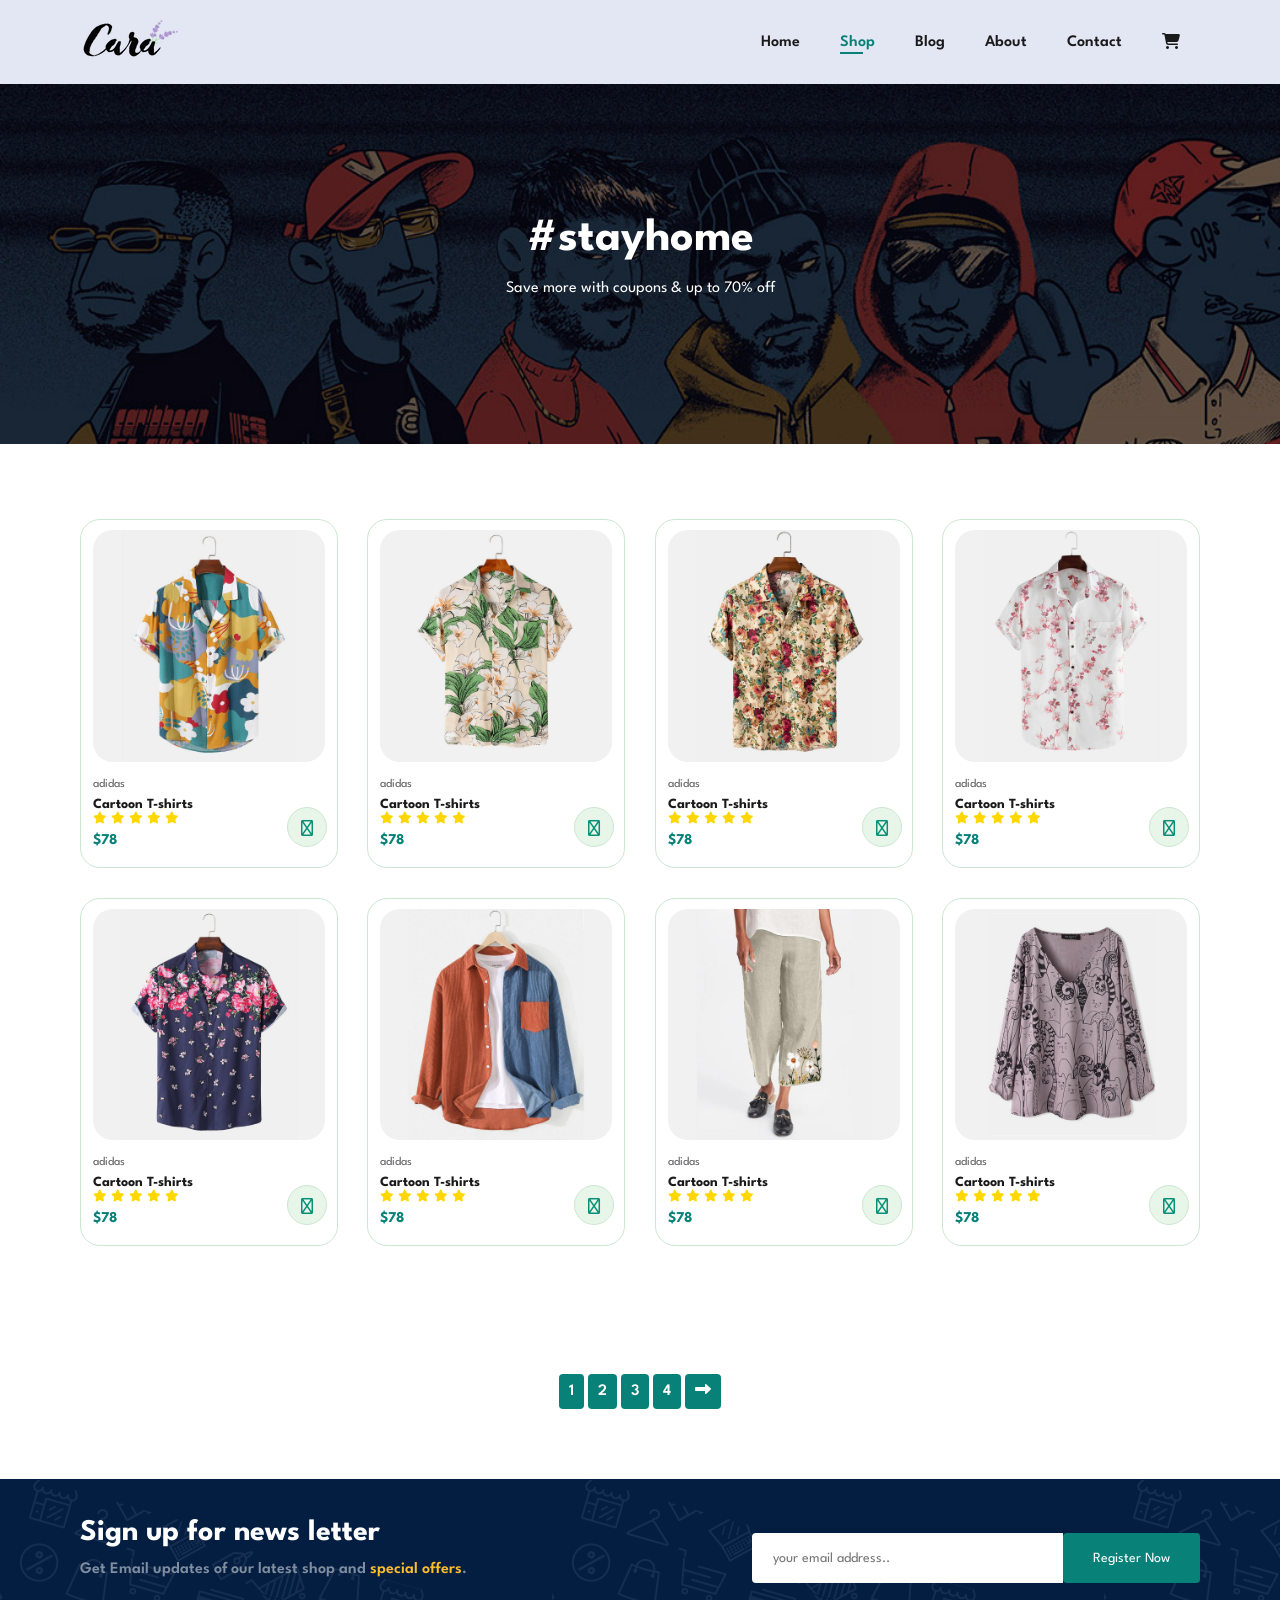
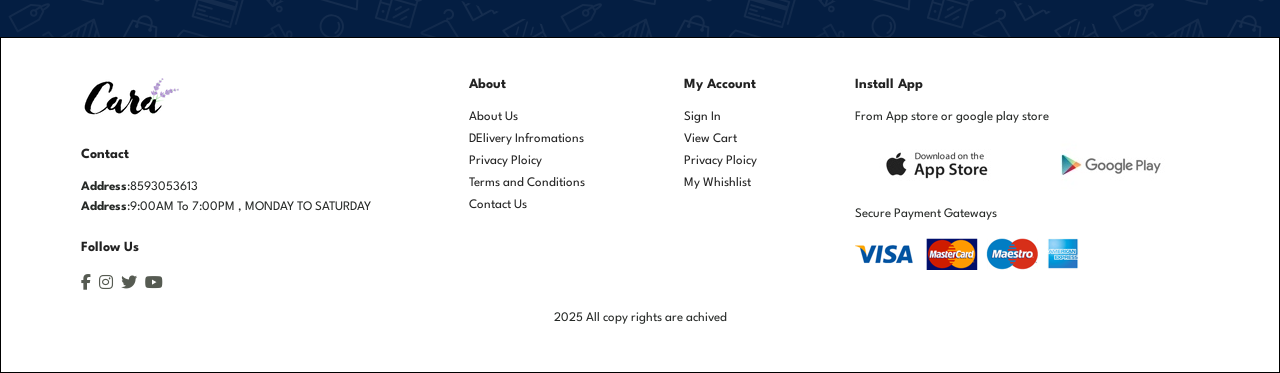
<file: homepage_ecommerce/shop.html>
<!DOCTYPE html>
<html lang="en">
<head>
    <meta charset="UTF-8">
    <meta name="viewport" content="width=device-width, initial-scale=1.0">
    <title>Ecommerce Website</title>
    <link rel="stylesheet" href="style.css">
            <link rel="stylesheet" href="https://cdnjs.cloudflare.com/ajax/libs/font-awesome/6.6.0/css/all.min.css"  referrerpolicy="no-referrer" />

</head>
<body>
   <section id="header">
    <a href="#"><img src="img/logo.png" class="logo"  alt="logo_image"></a>
    

    <div>
        <ul id="navbar">
            <li><a  href="index.html">Home</a></li>
            <li><a class="active" href="shop.html">Shop</a></li>
            <li><a href="blog.html">Blog</a></li>
            <li><a href="about.html">About</a></li>
            <li><a href="contact.html">Contact</a></li>
            <li id="lg-bag" ><a href="cart.html"><i class="fa-solid fa-cart-shopping"></i></a></li>
            <a href="#" id="close"><li class="fa fa-times"></li></a>

        </ul>

    </div>
    <div id="mobile"> 
        <i id="bar" class="fas fa-outdent"></i>
            <a href="cart.html"><i class="fa-solid fa-cart-shopping"></i></a>

    </div>

   </section>

   <section id="page-header">
    
    
    <h2>#stayhome</h2>
    <p>Save more with coupons & up to 70% off</p>
   
   </section>

 
   <section id="product1" class="section-p1">
       
        <div class="pro-container">
                <div class="pro" onclick="window.location.href='product_details.html'">
                    <img src="img/products/f1.jpg">
                    <div class="des">
                        <span>adidas</span>
                        <h5>Cartoon T-shirts</h5>
                        <div class="star">
                            <i class="fas fa-star"></i>
                            <i class="fas fa-star"></i>
                            <i class="fas fa-star"></i>
                            <i class="fas fa-star"></i>
                            <i class="fas fa-star"></i>
                            
                        </div>
                        <h4>$78</h4>
                    </div>
                    <a href="#"><li class="fas fa-shopping-cart cart"></li></a>
                </div>
                  <div class="pro">
                    <img src="img/products/f2.jpg">
                    <div class="des">
                        <span>adidas</span>
                        <h5>Cartoon T-shirts</h5>
                        <div class="star">
                            <i class="fas fa-star"></i>
                            <i class="fas fa-star"></i>
                            <i class="fas fa-star"></i>
                            <i class="fas fa-star"></i>
                            <i class="fas fa-star"></i>
                            
                        </div>
                        <h4>$78</h4>
                    </div>
                    <a href="#"><li class="fas fa-shopping-cart cart"></li></a>
                </div>
                  <div class="pro">
                    <img src="img/products/f3.jpg">
                    <div class="des">
                        <span>adidas</span>
                        <h5>Cartoon T-shirts</h5>
                        <div class="star">
                            <i class="fas fa-star"></i>
                            <i class="fas fa-star"></i>
                            <i class="fas fa-star"></i>
                            <i class="fas fa-star"></i>
                            <i class="fas fa-star"></i>
                            
                        </div>
                        <h4>$78</h4>
                    </div>
                    <a href="#"><li class="fas fa-shopping-cart cart"></li></a>
                </div>
                  <div class="pro">
                    <img src="img/products/f4.jpg">
                    <div class="des">
                        <span>adidas</span>
                        <h5>Cartoon T-shirts</h5>
                        <div class="star">
                            <i class="fas fa-star"></i>
                            <i class="fas fa-star"></i>
                            <i class="fas fa-star"></i>
                            <i class="fas fa-star"></i>
                            <i class="fas fa-star"></i>
                            
                        </div>
                        <h4>$78</h4>
                    </div>
                    <a href="#"><li class="fas fa-shopping-cart cart"></li></a>
                </div>
                  <div class="pro">
                    <img src="img/products/f5.jpg">
                    <div class="des">
                        <span>adidas</span>
                        <h5>Cartoon T-shirts</h5>
                        <div class="star">
                            <i class="fas fa-star"></i>
                            <i class="fas fa-star"></i>
                            <i class="fas fa-star"></i>
                            <i class="fas fa-star"></i>
                            <i class="fas fa-star"></i>
                            
                        </div>
                        <h4>$78</h4>
                    </div>
                    <a href="#"><li class="fas fa-shopping-cart cart"></li></a>
                </div>
                  <div class="pro">
                    <img src="img/products/f6.jpg">
                    <div class="des">
                        <span>adidas</span>
                        <h5>Cartoon T-shirts</h5>
                        <div class="star">
                            <i class="fas fa-star"></i>
                            <i class="fas fa-star"></i>
                            <i class="fas fa-star"></i>
                            <i class="fas fa-star"></i>
                            <i class="fas fa-star"></i>
                            
                        </div>
                        <h4>$78</h4>
                    </div>
                    <a href="#"><li class="fas fa-shopping-cart cart"></li></a>
                </div>
                  <div class="pro">
                    <img src="img/products/f7.jpg">
                    <div class="des">
                        <span>adidas</span>
                        <h5>Cartoon T-shirts</h5>
                        <div class="star">
                            <i class="fas fa-star"></i>
                            <i class="fas fa-star"></i>
                            <i class="fas fa-star"></i>
                            <i class="fas fa-star"></i>
                            <i class="fas fa-star"></i>
                            
                        </div>
                        <h4>$78</h4>
                    </div>
                    <a href="#"><li class="fas fa-shopping-cart cart"></li></a>
                </div>
                  <div class="pro">
                    <img src="img/products/f8.jpg">
                    <div class="des">
                        <span>adidas</span>
                        <h5>Cartoon T-shirts</h5>
                        <div class="star">
                            <i class="fas fa-star"></i>
                            <i class="fas fa-star"></i>
                            <i class="fas fa-star"></i>
                            <i class="fas fa-star"></i>
                            <i class="fas fa-star"></i>
                            
                        </div>
                        <h4>$78</h4>
                    </div>
                    <a href="#"><li class="fas fa-shopping-cart cart"></li></a>
                </div>
        </div>
</section>

<section id="pagination" class="section-p1 section-m1">
        <a href="#">1</a>
         <a href="#">2</a>
          <a href="#">3</a>
           <a href="#">4</a>
            <a href="#"><i class="fa fal fa-long-arrow-alt-right"></i></a>
</section>




    
<section id="news-letter">
    <div class="news-text">
        <h4>Sign up for news letter</h4>
        <p>Get Email updates of our latest shop and <span>special offers</span>.</p>

    </div>
    <div class="form">
        <input type="text" placeholder="your email address..">
        <button class="normal">Register Now</button>
    </div>

</section>

<footer class="section-p1">
    <div class="col">
        <img class="logo" src="img/logo.png" alt="logo">
        <h4>Contact</h4>
        <p><strong>Address</strong>:8593053613</p>
        <p><strong>Address</strong>:9:00AM To 7:00PM , MONDAY TO SATURDAY</p>
        
        <div class="follow">
            <h4>Follow Us</h4>
            <div class="icons">
                <i class="fab fa-facebook-f"></i>
                 <i class="fab fa-instagram"></i>
                  <i class="fab fa-twitter"></i>
                 <i class="fab fa-youtube"></i>
                 
                </div>
             
        </div>

    </div>

    <div class="col">
        <h4>About</h4>
        <a href="#">About Us</a>
         <a href="#">DElivery Infromations</a>
          <a href="#">Privacy Ploicy</a>
           <a href="#">Terms and Conditions</a>
            <a href="#">Contact Us</a>

    </div>

     <div class="col">
        <h4>My Account</h4>
        <a href="#">Sign In</a>
         <a href="#"> View Cart</a>
          <a href="#">Privacy Ploicy</a>
           <a href="#">My Whishlist </a>
          

    </div>

    <div class="col install">
        <h4>Install App</h4>
        <p>From App store or google play store</p>
        <div class="row"> 
            <img src="img/pay/app.jpg">
            <img src="img/pay/play.jpg">
           
        </div>
         <p>Secure Payment Gateways</p>
        <img src="img/pay/pay.png">
    </div>

    <div class="copyright">
        <p>2025 All copy rights are achived</p>

    </div>


</footer>

<script src="script.js"></script>

    
    
</body>
</html>
</file>
<file: style.css>
@import url("https://fonts.googleapis.com/css2?family=Spartan:wght@100;200;300;400;500;600;700;800;900&display=swap");


* {
  margin: 0;
  padding: 0;
  box-sizing: border-box;
  font-family: "Spartan", sans-serif;
}

html {
  scroll-behavior: smooth;
}

/* Global Styles */

h1 {
  font-size: 50px;
  line-height: 64px;
  color: #222;
}

h2 {
  font-size: 46px;
  line-height: 54px;
  color: #222;
}

h4 {
  font-size: 20px;
  color: #222;
}

h6 {
  font-weight: 700;
  font-size: 12px;
}

p {
  font-size: 16px;
  color: #262927;
  margin: 15px 0 20px 0;
}

.section-p1 {
  padding: 40px 80px;
}

.section-m1 {
  margin: 40px 0;
}

body {
  width: 100%;
}


button.normal{
  font-size:14px ;
  font-weight:400px;
  padding: 15px 30px;
  color:#000;
  background-color:#fff;
  border-radius: 4px;
  cursor:pointer;
  border: none;
  outline:none;
  transition: 0.5;

}

button.white{
  font-size:13px ;
  font-weight:600;
  padding: 11px 18px;
  color:#fff;
  background-color:transparent;
 
  cursor:pointer;
  border: 1px solid ;
  border-color: #fff;
  outline:none;
  transition: 0.5s;

}

/* Header Start */

#header{
    display: flex;
    align-items: center;
    justify-content: space-between;
    padding: 20px 80px ; 
    background:#E3E6F3 ;
    box-shadow: 0 5px 15px rgb(0,0,0,0.06)  ;
    z-index: 999;
    position: sticky;
    top:0;
    left: 0;
    
}

#navbar{
    display: flex;
    align-items: center;
    justify-content: center;
}

#mobile{
  display: none;
  align-items: center;
}

#close{
  display: none;
}

#navbar li{
    list-style: none;
    padding: 0 20px;
    position: relative;

}
#navbar li a{
    text-decoration: none;
    font-size: 16px;
    font-weight: 600;
    color: #1a1a1a;
    transition:0.5s ;
}


#navbar li a:hover{
    color: #088178;
    
}

#navbar li a.active{
    color: #088178;
}


#navbar li a.active::after,
#navbar li a:hover::after{
    content: "";
    width: 30%;
    height: 2px;
    background: #088178;
    position:absolute;
    bottom:-4px;
    left: 20px;
    
}



/* Home page */
#hero{
    background-image: url("img/hero4.png");
    height: 90vh;
    width: 100%;
    background-size: cover;
    background-position: top 25% right 0;
    padding: 0 80px;
    display:flex;
    flex-direction: column;
  align-items: flex-start;
  justify-content: center;
}


#hero h4{
    padding-bottom:15px;    
}

#hero h1{
  color:#088178 ;
}

#hero button{
  background-image: url("img/button.png");
  background-color: transparent ;
  color:#088178;
  border: 0;
  padding: 14px 80px 14px 65px;
  background-repeat: no-repeat;
  cursor: pointer;
  font-weight: 15px;
}

/* Feature section */

#feature{
  display: flex;
  flex-direction: row;
  align-items: center;
  justify-content: space-between;
  flex-wrap: wrap;
}

#feature .feature-box{

  width:180px;
  text-align:center;
  padding: 25px 15px 25px 15px ;
  box-shadow:20px 20px 54px rgba(70,62,221,0.1);
 
  border : 1px solid #cce7d0;
  border-radius: 20px;
  transition: 1s ;
  cursor: pointer;

}


#feature .feature-box:hover{
      box-shadow:20px 25px 34px rgba(0,0,0,0.3)  ;


}

#feature .feature-box h6{
  padding: 10px 10px;
  line-height: 1;
  border-radius: 20 px;
  color:#099178;
   background-color:#fddde4;
   display: inline-block;
}

#feature .feature-box:nth-child(2) h6{

  background-color: #aabe9d;
}
#feature .feature-box:nth-child(3) h6{

  background-color: #5698ce;
}
#feature .feature-box:nth-child(4) h6{

  background-color: #cfcfcf;
}
#feature .feature-box:nth-child(5) h6{

  background-color: #1f4906;
}
#feature .feature-box:nth-child(6) h6{

  background-color: #23ab94;
}

#feature .feature-box img{
  width:100%;
  margin-bottom: 10px;
}


#product1{
 text-align: center;
}

#product1 .pro-container{
    display: flex;
    justify-content: space-between;
    padding-top: 20px;
    flex-wrap: wrap;
}

#product1 .pro{
  width :23%;
  min-width:250px;
  padding: 10px 12px;
  border: 1px solid #cce7d0;
  border-radius: 20px;
  cursor: pointer;
  /* box-shadow: 20px 20px 30px rgba(0,0,0,0.2); */
  transition:0.2s;
  margin: 15px 0;
  position: relative;

}


#product1 .pro:hover{
  
  box-shadow: 30px 30px 30px rgba(0,0,0,0.3);

}

#product1 .pro img{
  width: 100%;
 
  border-radius: 20px;
}


#product1 .pro .des{
  text-align: start;
  padding:10px 0 ;
}

#product1 .pro .des span{
    color: #606063;
    font-size: 12px;
}

#product1  .pro .des h5{
  padding-top: 7px;
  color: #1a1a1a;
  font-size:14px ;
}

#product1  .pro .des i{
  font-size: 12px;
  color: #FFD700;
}

#product1  .pro .des h4{
      padding-top: 7px;
      font-size: 15px;
      font-weight:190px;
      color: #088178;
}

#product1  .pro .cart{
    width: 40px;
    height: 40px;
     line-height: 40px;
     border-radius: 50px;
     background-color: #e8f6ea;
     font-weight:500;
     color: #099178;
     border: 1px solid ;
     border-color: #cce7d0;

     position: absolute;
    bottom: 20px;
    right: 10px;
}

#banner{
  display:flex;
  flex-direction: column;
  justify-content: center;
  align-items: center;
  text-align: center;
  background-image: url("img/banner/b2.jpg");
  width: 100%;
  height: 40vh;

  background-size: cover;
  background-position: center;

}

#banner h4{
  color:white;
  font-size: 16px;
}

#banner h2{
  color:white;
  font-size:30px;
  padding: 10px 0;


}

#banner h2 span{
  color:red;

}

#banner button:hover{
    background-color: #088178;
    transform: scale(1.1); /* enlarge */
    box-shadow: 0 6px 20px rgba(255, 253, 253, 0.2);
}

#sm-banner{
  display: flex;
  flex-wrap: wrap;
  justify-content: space-between;
}

#sm-banner .banner-box{

  display: flex;
  flex-direction: column;
  justify-content: center;
  align-items: flex-start;
 
  background-image: url('img/banner/b17.jpg');
  min-width: 600px;
  height: 50vh;
  background-size: cover;
  background-position: center;
    padding: 30px;
}
#sm-banner .banner-box2{


 
  background-image: url('img/banner/b18.jpg');

}

#sm-banner h4{
  color:#fff ;
  font-size: 20px;
  font-weight: 300;
}

#sm-banner h2{
  color:#fff ;
  font-size: 28px;
  font-weight: 800;
}

#sm-banner span{
  color:#fff ;
  font-size: 15px;
  font-weight: 200;
  padding-bottom:15px ;

}

#sm-banner .banner-box:hover button{
  background-color: #088178;
}

#banner3{
  display: flex;
  flex-wrap: wrap;
  justify-content: space-between;
  padding: 0px 80px;
  cursor:pointer;


}




#banner3 .banner1{

  display: flex;
  flex-direction: column;
  justify-content: center;
  align-items: flex-start;
 
  background-image: url('img/banner/b4.jpg');
  min-width: 500px;
  height: 30vh;
  background-size: cover;
  background-position: center;
    padding: 30px;
    margin-left: 2px;
    margin-right: 2px;
      transition: 0.5;
}
#banner3 .banner1:hover{
 box-shadow: 10px 10px 30px rgba(0,0,0,0.3);

}
#banner3  .banner2{
    background-image: url('img/banner/b7.jpg');

}
#banner3  .banner3{
    background-image: url('img/banner/b10.jpg');
}
#banner3 h2{
  color: #fff;
  font-weight: 900;
  font-size: 22px;


}
#banner3 h3{
  color: #FF0000;
  font-weight: 900;
  font-size: 22px;


}

#news-letter{
  display: flex;
  justify-content: space-between;
  flex-wrap: wrap;
  padding: 40px 80px;
  align-items: center;
  background-image: url('img/banner/b14.png');
    background-color:#041e42 ;
}

#news-letter h4{
  font-size: 30px;
  font-weight: 700;
  color: #fff;
}

#news-letter p {
  font-size: 18x;
  font-weight: 600;
  color: #818ea0;
}

#news-letter  p span{
  color: #ffbd27;
  
}

#news-letter input{
  height: 3.125rem;
  padding: 0 1.25rem;
  font-size: 14px;
  width:100%;
  border: 1px solid transparent;
  outline: none;
  border-radius: 4px;
  border-top-right-radius: 0;
 border-bottom-right-radius: 0;

}

#news-letter button{
  background-color: #088178;
  color: #fff;
  white-space: nowrap;

}

#news-letter .form{
  display: flex;
  flex-direction: row;
  width: 40%;
  
}

footer{
  display: flex;
 flex-wrap:wrap;
 justify-content: space-between;
 
}
footer .col{
    display: flex;
    flex-direction:column ;
    align-items: flex-start;
    margin-bottom: 20px;
}

footer .logo{
  margin-bottom:30px ;
}

footer h4{
  font-size: 14px;
  padding-bottom: 20px;
}

footer p{
  font-size: 13px;
  margin: 0 0 8px 0 ;

}

footer a{
  font-size:13px ;
  text-decoration: none;
  color:#222 ;
    margin: 0 0 10px 0 ;

}

footer .follow{
  margin-top: 20px;
}

footer .follow i{

  color: #565b52;
  cursor: pointer;
  padding-right: 4px;

}

footer .install .row img{
  border: 1px solid #099178;
  border:6px;
}
footer .install img{
  margin: 10px 0 15px 0;

}

footer .follow i:hover,
footer a:hover
{
  color: #099178;
}

footer .copyright{
  width:100%;
  text-align: center;
}


@media(max-width:799px){

  #navbar{
    display: flex;
    flex-direction: column;
    align-items: flex-start;
    justify-content: flex-start;
    position: fixed;
    top: 0;
    right: -300px;
    background-color: #E3e6f3;
    height: 100vh;
    width: 300px;
    box-shadow:0 40px 60px rgba(0,0,0,0.1) ;
    padding: 80px 0 0 10px;  
    transition: 0.3s;
}
#navbar.active{
  right: 0;
}

#navbar li{
  margin-bottom:25px;
}
#header #mobile a{
  text-decoration: none;
  color: inherit;

}

#mobile{
  display: flex;
  align-items: center;

}
#mobile i{
  color:#1a1a1a;
  font-size: 24px;
  padding-right:20px ;

}

#close{
  display: flex;
  position: absolute;
  top: 30px;
  left: 10px;
  color: #222;
  font-size: 24px;
  text-decoration: none;
}

#lg-bag{
  display: none;
}


#hero {
  
    height: 70vh;
   padding: 0 80px;
   background-position: top 30% right 30%;
}

#feature{
  justify-content: center;

}

#feature  .feature-box{
      margin: 15px 20px;
}

.section-p1{
 padding: 40px 40px; 
}

#product1 .pro-container {
   
    justify-content: center;
    padding-top: 20px;
    
  
}

#product1 .pro {
  margin: 15px 20px;
}
#sm-banner{
  padding: 8px;
}

#sm-banner .banner-box {
 height: 23vhvh;
 width: 100%;
 margin-top: 10px;
}

#banner3 {
    display: flex;
    flex-wrap: wrap;
    justify-content: space-between;
    padding: 0px 4px;
    cursor: pointer;
}
#banner3 .banner1 {
   
    width: 100%;
   
}
#news-letter .form {
    
    width: 59%;
}
}
/* making the website mobile responsive */

@media(max-width:477px){
  #header{
    padding:10px 13px;

  }

  .section-p1{
    padding: 20px;
  }
  #feature {
    justify-content: space-between;
}
  #feature .feature-box{
    width: 140px;
    margin:0 0 15px 0;

  }
  h2 {
    font-size: 33px;
   
}

  #hero{
    padding: 0px 20px;
    background-position:55%;
  }
  #sm-banner .banner-box {
    height: 23vhvh;
    min-width: 100%;
    margin-top: 10px;
}
#banner3 .banner1 {
   
    min-width: 100%;
   
}
}
</file>
<file: homepage_ecommerce/style.css>
@import url("https://fonts.googleapis.com/css2?family=Spartan:wght@100;200;300;400;500;600;700;800;900&display=swap");


* {
  margin: 0;
  padding: 0;
  box-sizing: border-box;
  font-family: "Spartan", sans-serif;
}

html {
  scroll-behavior: smooth;
}

/* Global Styles */

h1 {
  font-size: 50px;
  line-height: 64px;
  color: #222;
}

h2 {
  font-size: 46px;
  line-height: 54px;
  color: #222;
}

h4 {
  font-size: 20px;
  color: #222;
}

h6 {
  font-weight: 700;
  font-size: 12px;
}

p {
  font-size: 16px;
  color: #262927;
  margin: 15px 0 20px 0;
}

.section-p1 {
  padding: 40px 80px;
}

.section-m1 {
  margin: 40px 0;
}

body {
  width: 100%;
}


button.normal{
  font-size:14px ;
  font-weight:400px;
  padding: 15px 30px;
  color:#000;
  background-color:#fff;
  border-radius: 4px;
  cursor:pointer;
  border: none;
  outline:none;
  transition: 0.5;

}

button.white{
  font-size:13px ;
  font-weight:600;
  padding: 11px 18px;
  color:#fff;
  background-color:transparent;
 
  cursor:pointer;
  border: 1px solid ;
  border-color: #fff;
  outline:none;
  transition: 0.5s;

}

/* Header Start */

#header{
    display: flex;
    align-items: center;
    justify-content: space-between;
    padding: 20px 80px ; 
    background:#E3E6F3 ;
    box-shadow: 0 5px 15px rgb(0,0,0,0.06)  ;
    z-index: 999;
    position: sticky;
    top:0;
    left: 0;
    
}

#navbar{
    display: flex;
    align-items: center;
    justify-content: center;
}

#mobile{
  display: none;
  align-items: center;
}

#close{
  display: none;
}

#navbar li{
    list-style: none;
    padding: 0 20px;
    position: relative;

}
#navbar li a{
    text-decoration: none;
    font-size: 16px;
    font-weight: 600;
    color: #1a1a1a;
    transition:0.5s ;
}


#navbar li a:hover{
    color: #088178;
    
}

#navbar li a.active{
    color: #088178;
}


#navbar li a.active::after,
#navbar li a:hover::after{
    content: "";
    width: 30%;
    height: 2px;
    background: #088178;
    position:absolute;
    bottom:-4px;
    left: 20px;
    
}



/* Home page */
#hero{
    background-image: url("img/hero4.png");
    height: 90vh;
    width: 100%;
    background-size: cover;
    background-position: top 25% right 0;
    padding: 0 80px;
    display:flex;
    flex-direction: column;
  align-items: flex-start;
  justify-content: center;
}


#hero h4{
    padding-bottom:15px;    
}

#hero h1{
  color:#088178 ;
}

#hero button{
  background-image: url("img/button.png");
  background-color: transparent ;
  color:#088178;
  border: 0;
  padding: 14px 80px 14px 65px;
  background-repeat: no-repeat;
  cursor: pointer;
  font-weight: 15px;
}

/* Feature section */

#feature{
  display: flex;
  flex-direction: row;
  align-items: center;
  justify-content: space-between;
  flex-wrap: wrap;
}

#feature .feature-box{

  width:180px;
  text-align:center;
  padding: 25px 15px 25px 15px ;
  box-shadow:20px 20px 54px rgba(70,62,221,0.1);
 
  border : 1px solid #cce7d0;
  border-radius: 20px;
  transition: 1s ;
  cursor: pointer;

}


#feature .feature-box:hover{
      box-shadow:20px 25px 34px rgba(0,0,0,0.3)  ;


}

#feature .feature-box h6{
  padding: 10px 10px;
  line-height: 1;
  border-radius: 20 px;
  color:#099178;
   background-color:#fddde4;
   display: inline-block;
}

#feature .feature-box:nth-child(2) h6{

  background-color: #aabe9d;
}
#feature .feature-box:nth-child(3) h6{

  background-color: #5698ce;
}
#feature .feature-box:nth-child(4) h6{

  background-color: #cfcfcf;
}
#feature .feature-box:nth-child(5) h6{

  background-color: #1f4906;
}
#feature .feature-box:nth-child(6) h6{

  background-color: #23ab94;
}

#feature .feature-box img{
  width:100%;
  margin-bottom: 10px;
}


#product1{
 text-align: center;
}

#product1 .pro-container{
    display: flex;
    justify-content: space-between;
    padding-top: 20px;
    flex-wrap: wrap;
}

#product1 .pro{
  width :23%;
  min-width:250px;
  padding: 10px 12px;
  border: 1px solid #cce7d0;
  border-radius: 20px;
  cursor: pointer;
  /* box-shadow: 20px 20px 30px rgba(0,0,0,0.2); */
  transition:0.2s;
  margin: 15px 0;
  position: relative;

}


#product1 .pro:hover{
  
  box-shadow: 30px 30px 30px rgba(0,0,0,0.3);

}

#product1 .pro img{
  width: 100%;
 
  border-radius: 20px;
}


#product1 .pro .des{
  text-align: start;
  padding:10px 0 ;
}

#product1 .pro .des span{
    color: #606063;
    font-size: 12px;
}

#product1  .pro .des h5{
  padding-top: 7px;
  color: #1a1a1a;
  font-size:14px ;
}

#product1  .pro .des i{
  font-size: 12px;
  color: #FFD700;
}

#product1  .pro .des h4{
      padding-top: 7px;
      font-size: 15px;
      font-weight:190px;
      color: #088178;
}

#product1  .pro .cart{
    width: 40px;
    height: 40px;
     line-height: 40px;
     border-radius: 50px;
     background-color: #e8f6ea;
     font-weight:500;
     color: #099178;
     border: 1px solid ;
     border-color: #cce7d0;

     position: absolute;
    bottom: 20px;
    right: 10px;
}

#banner{
  display:flex;
  flex-direction: column;
  justify-content: center;
  align-items: center;
  text-align: center;
  background-image: url("img/banner/b2.jpg");
  width: 100%;
  height: 40vh;

  background-size: cover;
  background-position: center;

}

#banner h4{
  color:white;
  font-size: 16px;
}

#banner h2{
  color:white;
  font-size:30px;
  padding: 10px 0;


}

#banner h2 span{
  color:red;

}

#banner button:hover{
    background-color: #088178;
    transform: scale(1.1); /* enlarge */
    box-shadow: 0 6px 20px rgba(255, 253, 253, 0.2);
}

#sm-banner{
  display: flex;
  flex-wrap: wrap;
  justify-content: space-between;
}

#sm-banner .banner-box{

  display: flex;
  flex-direction: column;
  justify-content: center;
  align-items: flex-start;
 
  background-image: url('img/banner/b17.jpg');
  min-width: 600px;
  height: 50vh;
  background-size: cover;
  background-position: center;
    padding: 30px;
}
#sm-banner .banner-box2{


 
  background-image: url('img/banner/b18.jpg');

}

#sm-banner h4{
  color:#fff ;
  font-size: 20px;
  font-weight: 300;
}

#sm-banner h2{
  color:#fff ;
  font-size: 28px;
  font-weight: 800;
}

#sm-banner span{
  color:#fff ;
  font-size: 15px;
  font-weight: 200;
  padding-bottom:15px ;

}

#sm-banner .banner-box:hover button{
  background-color: #088178;
}

#banner3{
  display: flex;
  flex-wrap: wrap;
  justify-content: space-between;
  padding: 0px 80px;
  cursor:pointer;


}




#banner3 .banner1{

  display: flex;
  flex-direction: column;
  justify-content: center;
  align-items: flex-start;
 
  background-image: url('img/banner/b4.jpg');
  min-width: 500px;
  height: 30vh;
  background-size: cover;
  background-position: center;
    padding: 30px;
    margin-left: 2px;
    margin-right: 2px;
      transition: 0.5;
}
#banner3 .banner1:hover{
 box-shadow: 10px 10px 30px rgba(0,0,0,0.3);

}
#banner3  .banner2{
    background-image: url('img/banner/b7.jpg');

}
#banner3  .banner3{
    background-image: url('img/banner/b10.jpg');
}
#banner3 h2{
  color: #fff;
  font-weight: 900;
  font-size: 22px;


}
#banner3 h3{
  color: #FF0000;
  font-weight: 900;
  font-size: 22px;


}

#news-letter{
  display: flex;
  justify-content: space-between;
  flex-wrap: wrap;
  padding: 40px 80px;
  align-items: center;
  background-image: url('img/banner/b14.png');
    background-color:#041e42 ;
}

#news-letter h4{
  font-size: 30px;
  font-weight: 700;
  color: #fff;
}

#news-letter p {
  font-size: 18x;
  font-weight: 600;
  color: #818ea0;
}

#news-letter  p span{
  color: #ffbd27;
  
}

#news-letter input{
  height: 3.125rem;
  padding: 0 1.25rem;
  font-size: 14px;
  width:100%;
  border: 1px solid transparent;
  outline: none;
  border-radius: 4px;
  border-top-right-radius: 0;
 border-bottom-right-radius: 0;

}

#news-letter button{
  background-color: #088178;
  color: #fff;
  white-space: nowrap;

}

#news-letter .form{
  display: flex;
  flex-direction: row;
  width: 40%;
  
}

footer{
  display: flex;
 flex-wrap:wrap;
 justify-content: space-between;
 border: 1px solid;
 
}
footer .col{
    display: flex;
    flex-direction:column ;
    align-items: flex-start;
    margin-bottom: 20px;
}

footer .logo{
  margin-bottom:30px ;
}

footer h4{
  font-size: 14px;
  padding-bottom: 20px;
}

footer p{
  font-size: 13px;
  margin: 0 0 8px 0 ;

}

footer a{
  font-size:13px ;
  text-decoration: none;
  color:#222 ;
    margin: 0 0 10px 0 ;

}

footer .follow{
  margin-top: 20px;
}

footer .follow i{

  color: #565b52;
  cursor: pointer;
  padding-right: 4px;

}

footer .install .row img{
  border: 1px solid #099178;
  border:6px;
}
footer .install img{
  margin: 10px 0 15px 0;

}

footer .follow i:hover,
footer a:hover
{
  color: #099178;
}

footer .copyright{
  width:100%;
  text-align: center;
}

/* Shop page */


#page-header{
  background-image: url("img/banner/b1.jpg");
  width: 100%;
  height: 40vh;
  background-size: cover;
  display: flex;
  flex-direction: column;
  justify-content: center;
  align-items: center;
  padding: 40px;


}

#page-header h2, #page-header p{
  color: #ffffff;
}

#pagination{
  text-align: center;
}

#pagination a{
  text-decoration: none;
  padding: 10px 10px;
  background-color: #088178;
  color: #ffffff;
  border-radius: 4px;
  font-weight: 600;
}

#pagination a i{
    font-size: 16px;
    font-weight: 600;
}
/* product details page */
#pro-details{
  display: flex;
  margin-top: 20px;
}



#pro-details .single-pro-image{
      width: 40%;
      margin-right: 50px;
}

#pro-details .small-img-grp{
  display: flex;
  justify-content: space-between;

}

#pro-details .small-img-col{
      flex-basis:24%;
      cursor: pointer;
}

#pro-details .single-pro-details{
  width: 50%;
  padding-top: 30px;

}

#pro-details .single-pro-details h4{
      padding: 30px 0px 20px 0px;
}
#pro-details .single-pro-details h2{
    font-size: 26px;
}

#pro-details .single-pro-details select{
  display: block;
  padding: 5px 10px;
  margin-bottom: 10px ;
}
#pro-details .single-pro-details input{
        width: 50px;
        height: 47px;
        padding-left: 10px;
        font-size: 10px;
        margin-right: 10px;
}
#pro-details .single-pro-details input:focus{
    outline: none;
}

#pro-details .single-pro-details button{
        background-color: #088178;
        color: #ffffff;
}
#pro-details .single-pro-details p{
    line-height: 24px;
   
}
/* //blog page */
.blog-header{
  background-image: url("img/banner/b19.jpg");
  
  width: 100%;
  height: 40vh;
  background-size: cover;
  display: flex;
  flex-direction: column;
  justify-content: center;
  align-items: center;
  padding: 40px;
}


#blog{
  padding:150px 150px 0 150px;

}

#blog .blog-box{
  display: flex;
  gap:20px;
  align-items: center;
  width: 100%;
  position: relative;

}

#blog .blog-img{
    width: 50%;
    margin-right: 40px;
}
#blog img{
  width: 100%;
  height: 300px;
  object-fit: cover;
}

#blog .blog-details{
    width: 50%;
   
}

#blog .blog-details a{
    text-decoration: none;
    font-size: 14px;
    font-weight:700;
    position: relative;
    transition: 0.3s;

}

#blog .blog-details a::after{
  content:"";
  width: 50px;
  height: 1px;
  background-color: #000000;
  position: absolute;
  top:4px;
  right: -60px;
}

#blog .blog-details a:hover{
        color: #099178;
}

#blog .blog-details a:hover::after{
        color: #099178;
}

#blog-box .blog-details h1{
      position:absolute;
      top: -40px;
      left:0;
      font-size: 70px;
      font-weight: 700;
      color:#ffffff;

} 


/* About page */
#page-header.about-header{
  background-image: url("img/about/banner.png");

}


#about-header  {
  display: flex;
  align-items: center;

}
#about-header img{
  width: 50%;
  height: auto;
  
}

#about-header div{
  padding-left: 40px;


}

#about-app {
  text-align: center;
 

}

#about-app .video{
  width: 50%;
  height: 100%;
  margin: 30px auto 0 auto;

}

#about-app .video video{
  width: 100%;
  height: 100%;
  border-radius: 20px;
}

/* Contact us page */

#contact-details{
  display: flex;
  align-items: center;
  justify-content: space-between;
}

#contact-details .details{
  width: 40%;
}

#contact-details .details span,#form-details form span{
   font-size: 12px;
}
#contact-details .details h2,#form-details form h2{
  font-size: 26px;
  line-height: 35px;
  padding: 20px 0px;
}

#contact-details .details h3{
  font-size: 16px;
  
  padding: 0px 0px 15px 0px;
}

#contact-details .details li{
  list-style: none;
  display: flex;
  padding: 10px 0px;
}


#contact-details .details li i{
    font-size: 14px;
    padding-right:22px;

}


#contact-details .details li p{
      margin: 0;
      font-size: 14px;
      
}


#contact-details .map{
  width: 75%;
  height: 400px;
}

#contact-details .map iframe{
    width: 100%;
    height: 100%;

}

#form-details{
  display: flex;
  justify-content: space-between;
  margin: 30px;
  padding: 80px;
  border: 1px solid;
}

#form-details form{
  width: 55%;
  display: flex;
  flex-direction: column;
  align-items: flex-start;
  padding: 20px ;


}

#form-details form input{
    width: 100%;
    padding: 12px 15px;
    outline: none;
    margin-bottom: 20px;
    border: 1px solid #e1e1e1;
}

#form-details form textarea{
  width: 100%;
  padding: 12px 0px 0px 12px;
  margin-bottom: 20px;
}

#form-details form button{
  background-color: #088178;
  color: #ffffff;
}

#form-details .people div{
  padding-bottom:25px;
  display: flex;
  align-items: flex-start;

}

#form-details .people div img{
  width: 65px;
  height: 65px;
  object-fit: cover;
  margin-right: 15px;

}

#form-details .people div p{
    margin: 0;
    font-size: 13px;
    line-height: 25px;
}

#form-details .people div span{
  font-size: 20px;
  font-weight: 600;
  color: #000000;

}
@media(max-width:799px){

  #navbar{
    display: flex;
    flex-direction: column;
    align-items: flex-start;
    justify-content: flex-start;
    position: fixed;
    top: 0;
    right: -300px;
    background-color: #E3e6f3;
    height: 100vh;
    width: 300px;
    box-shadow:0 40px 60px rgba(0,0,0,0.1) ;
    padding: 80px 0 0 10px;  
    transition: 0.3s;
}
#navbar.active{
  right: 0;
}

#navbar li{
  margin-bottom:25px;
}
#header #mobile a{
  text-decoration: none;
  color: inherit;

}

#mobile{
  display: flex;
  align-items: center;

}
#mobile i{
  color:#1a1a1a;
  font-size: 24px;
  padding-right:20px ;

}

#close{
  display: flex;
  position: absolute;
  top: 30px;
  left: 10px;
  color: #222;
  font-size: 24px;
  text-decoration: none;
}

#lg-bag{
  display: none;
}


#hero {
  
    height: 70vh;
   padding: 0 80px;
   background-position: top 30% right 30%;
}

#feature{
  justify-content: center;

}

#feature  .feature-box{
      margin: 15px 20px;
}

.section-p1{
 padding: 40px 40px; 
}

#product1 .pro-container {
   
    justify-content: center;
    padding-top: 20px;
    
  
}

#product1 .pro {
  margin: 15px 20px;
}
#sm-banner{
  padding: 8px;
}

#sm-banner .banner-box {
 height: 23vhvh;
 width: 100%;
 margin-top: 10px;
}

#banner3 {
    display: flex;
    flex-wrap: wrap;
    justify-content: space-between;
    padding: 0px 4px;
    cursor: pointer;
}
#banner3 .banner1 {
   
    width: 100%;
   
}
#news-letter .form {
    
    width: 59%;
}
}
/* making the website mobile responsive */

@media(max-width:477px){
  #header{
    padding:10px 13px;

  }

  .section-p1{
    padding: 20px;
  }
  #feature {
    justify-content: space-between;
}
  #feature .feature-box{
    width: 140px;
    margin:0 0 15px 0;

  }
  h2 {
    font-size: 33px;
   
}

  #hero{
    padding: 0px 20px;
    background-position:55%;
  }
  #sm-banner .banner-box {
    height: 23vh;
    min-width: 100%;
    margin-top: 10px;
}
#banner3 .banner1 {
   
    min-width: 100%;
   
}

/* blog page styles */
#blog{
padding: 150px 0px 40px 0px;
}
#blog .blog-box {
    display: flex;
    flex-direction: column;
    align-items: flex-start;
    width: 100%;
    position: relative;
}
               

.blo-img{
  width: 100%;
  margin-right:0px;
  margin-bottom: 30px;
  
}
#blog .blog-details {
    width: 100%;
}

/* about us */


 #about-header{
  flex-direction: column;
  
 }

 #about-header img {
    width: 100%;
    margin-bottom: 20px;
    
}

#about-header div {
    padding-left: 0px;
    
}

#about-app h1 {
    font-size: 31px;
    line-height: 34px;
    
}

#about-app .video {
    width: 100%;
   
  
    padding: 0px 20px;
}
}
</file>
